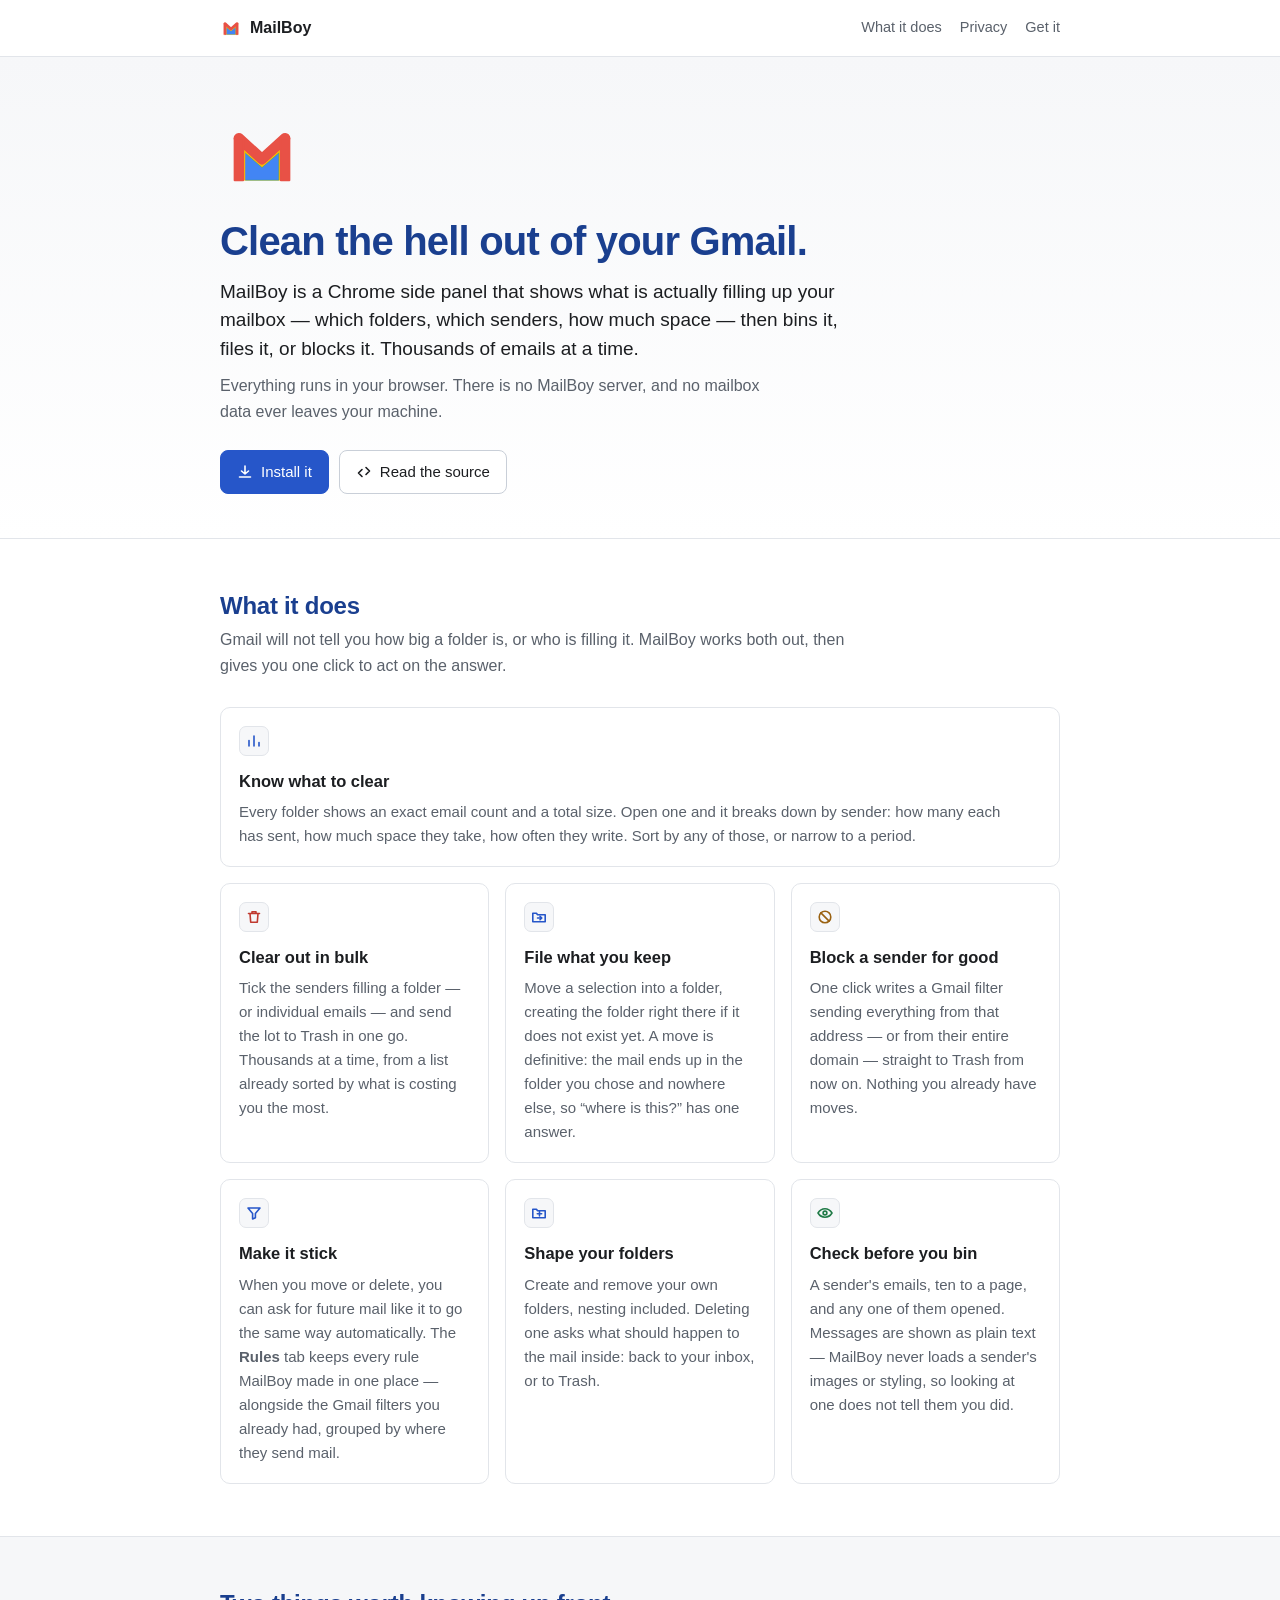
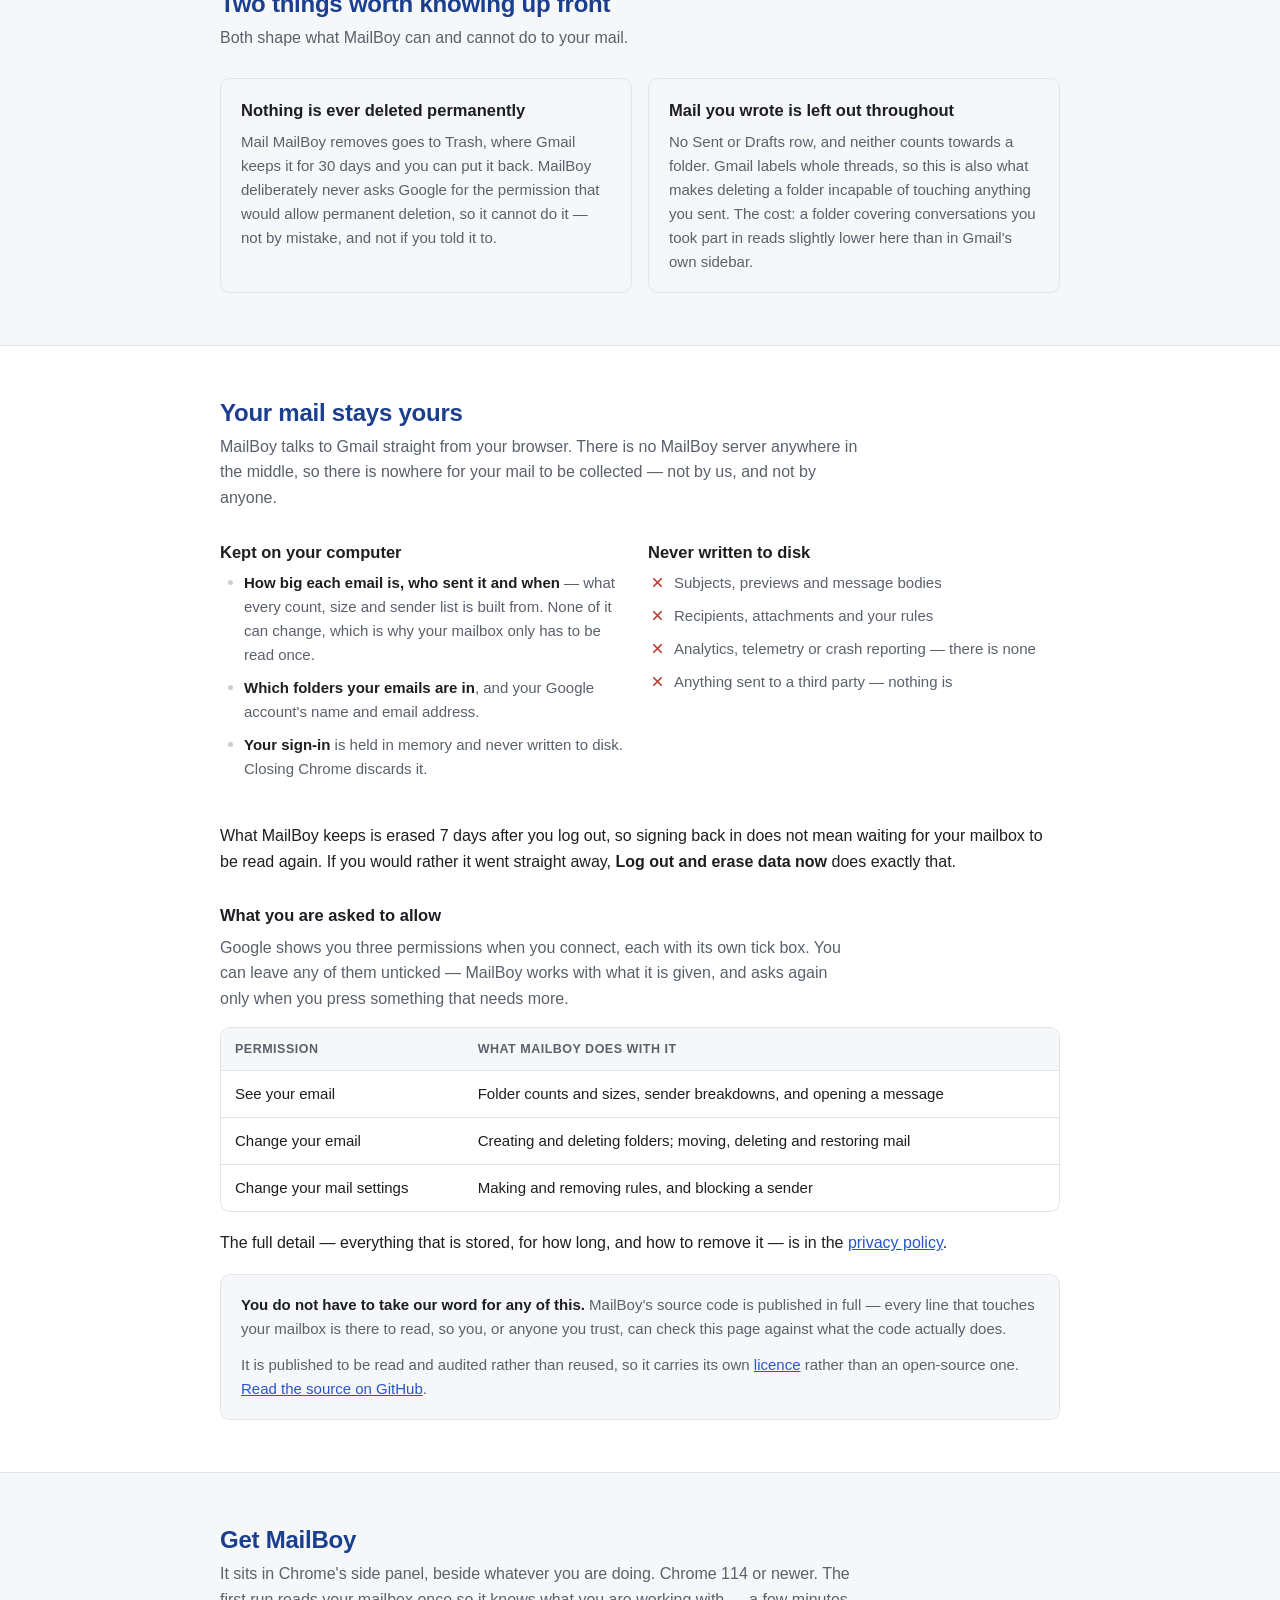
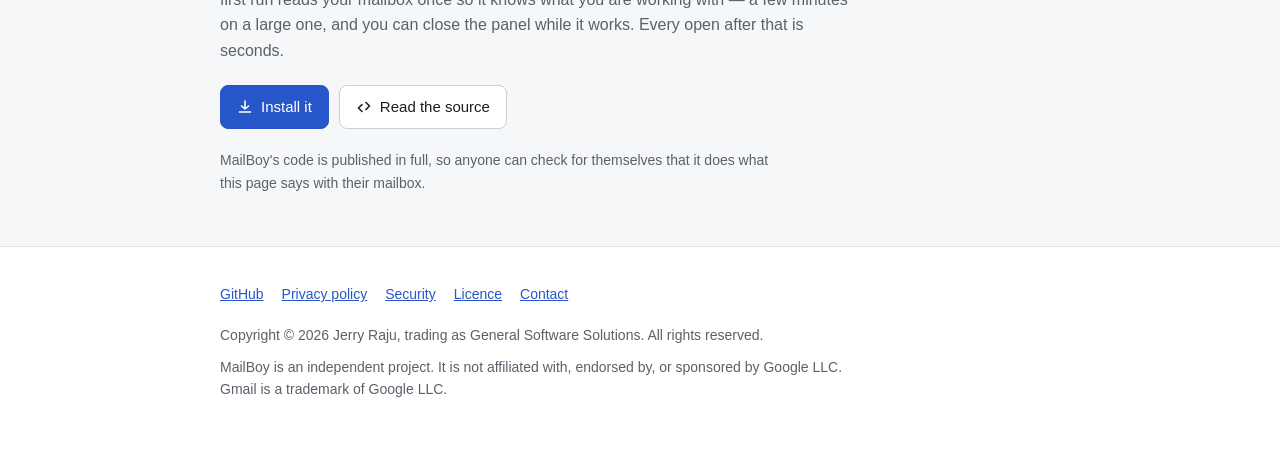
<file: index.html>
<!doctype html>
<html lang="en">
  <head>
    <meta name="google-site-verification" content="FUjsaHCS-USsD1E0Y6TPSsA4gsctSc_wVEH4P6X9l6o" />
    <meta charset="utf-8" />
    <meta name="viewport" content="width=device-width, initial-scale=1" />
    <title>MailBoy — clear out your Gmail in bulk</title>
    <meta
      name="description"
      content="A Chrome side-panel extension that shows what is filling up your Gmail mailbox — by folder, by sender, by size — and clears it out in bulk. Runs entirely in your browser."
    />
    <link rel="canonical" href="https://generalsoftwaresolutions.com/" />

    <link rel="icon" type="image/png" sizes="32x32" href="resources/icons/icon32.png" />
    <link rel="icon" type="image/png" sizes="16x16" href="resources/icons/icon16.png" />
    <link rel="apple-touch-icon" href="resources/icons/icon128.png" />

    <meta property="og:type" content="website" />
    <meta property="og:title" content="MailBoy — clear out your Gmail in bulk" />
    <meta
      property="og:description"
      content="See what is filling up your mailbox — by folder, by sender, by size — and clear it out in bulk. No server, no tracking, nothing deleted permanently."
    />
    <meta property="og:url" content="https://generalsoftwaresolutions.com/" />
    <meta
      property="og:image"
      content="https://generalsoftwaresolutions.com/resources/icons/icon128.png"
    />
    <meta name="twitter:card" content="summary" />
    <meta name="theme-color" content="#ffffff" media="(prefers-color-scheme: light)" />
    <meta name="theme-color" content="#16181c" media="(prefers-color-scheme: dark)" />

    <!--
      One file, no dependencies. MailBoy itself bundles no third-party code,
      fonts or assets (see the README's Icons section); its homepage does not
      get to either. Every glyph below is inline SVG in a 16-unit viewBox
      stroked with currentColor, the same convention the extension uses.
    -->
    <style>
      :root {
        color-scheme: light dark;

        --bg: #ffffff;
        --surface: #f6f7f9;
        --raised: #ffffff;
        --text: #1c1e21;
        --muted: #5a616b;
        --heading: #1a3f8f;
        --border: #e2e5ea;
        --edge: #c9cfd8;
        --accent: #2656c9;
        --danger: #c0392f;
        --success: #1f7a46;
        --warn: #9a6212;
        --on-fill: #ffffff;

        --pad: 20px;
        --max: 880px;
      }

      @media (prefers-color-scheme: dark) {
        :root {
          --bg: #16181c;
          --surface: #1e2126;
          --raised: #1b1e23;
          --text: #e6e8ec;
          --muted: #a8b0bb;
          --heading: #aec6f6;
          --border: #2c3038;
          --edge: #3c424c;
          --accent: #7ba3ff;
          --danger: #f08d84;
          --success: #6ed99b;
          --warn: #e2b35e;
          /* White on any of these light tints is ~2.5:1. Filled controls take
             the page ground instead — the extension's own rule. */
          --on-fill: #16181c;
        }
      }

      * {
        box-sizing: border-box;
      }

      html {
        scroll-behavior: smooth;
      }

      @media (prefers-reduced-motion: reduce) {
        html {
          scroll-behavior: auto;
        }
      }

      body {
        margin: 0;
        background: var(--bg);
        color: var(--text);
        font: 16px/1.6 -apple-system, BlinkMacSystemFont, "Segoe UI", Roboto,
          Helvetica, Arial, sans-serif;
        overflow-x: hidden;
      }

      .wrap {
        max-width: var(--max);
        margin: 0 auto;
        padding: 0 var(--pad);
      }

      a {
        color: var(--accent);
      }

      :focus-visible {
        outline: 2px solid var(--accent);
        outline-offset: 2px;
        border-radius: 4px;
      }

      /* ---------------------------------------------------------------- nav */

      .topbar {
        border-bottom: 1px solid var(--border);
        background: var(--bg);
      }

      .topbar .wrap {
        display: flex;
        align-items: center;
        gap: 12px;
        min-height: 56px;
        flex-wrap: wrap;
      }

      .wordmark {
        display: flex;
        align-items: center;
        gap: 8px;
        font-weight: 600;
        color: var(--text);
        text-decoration: none;
        margin-right: auto;
      }

      .wordmark svg {
        width: 22px;
        height: 22px;
        display: block;
      }

      .topbar nav {
        display: flex;
        align-items: center;
        gap: 18px;
        font-size: 14.5px;
      }

      .topbar nav a {
        color: var(--muted);
        text-decoration: none;
      }

      .topbar nav a:hover {
        color: var(--text);
      }

      /* -------------------------------------------------------------- hero */

      .hero {
        padding: 56px 0 44px;
        border-bottom: 1px solid var(--border);
        background: linear-gradient(var(--surface), var(--bg));
      }

      .mark {
        width: 84px;
        height: 84px;
        display: block;
        margin: 0 0 22px;
      }

      h1 {
        font-size: 40px;
        line-height: 1.12;
        letter-spacing: -0.02em;
        margin: 0 0 14px;
        color: var(--heading);
      }

      .lede {
        font-size: 19px;
        line-height: 1.5;
        margin: 0 0 10px;
        max-width: 34em;
      }

      .sub {
        color: var(--muted);
        margin: 0 0 26px;
        max-width: 34em;
      }

      .cta {
        display: flex;
        flex-wrap: wrap;
        gap: 10px;
        align-items: center;
      }

      .btn {
        display: inline-flex;
        align-items: center;
        gap: 8px;
        padding: 9px 16px;
        border-radius: 8px;
        border: 1px solid var(--edge);
        background: var(--raised);
        color: var(--text);
        font: inherit;
        font-size: 15px;
        font-weight: 500;
        text-decoration: none;
        white-space: nowrap;
      }

      .btn:hover {
        border-color: var(--accent);
        color: var(--accent);
      }

      .btn svg {
        width: 16px;
        height: 16px;
        flex: none;
      }

      /* Filled marks a sole primary action, never a preferred one among peers. */
      .btn--primary {
        background: var(--accent);
        border-color: var(--accent);
        color: var(--on-fill);
      }

      .btn--primary:hover {
        color: var(--on-fill);
        filter: brightness(1.08);
      }

      /* ---------------------------------------------------------- sections */

      section {
        padding: 52px 0;
        border-bottom: 1px solid var(--border);
      }

      /* Alternating ground, so six stacked sections read as a rhythm rather
         than as one long column. */
      .band {
        background: var(--surface);
      }

      h2 {
        font-size: 24px;
        line-height: 1.25;
        letter-spacing: -0.01em;
        margin: 0 0 6px;
        color: var(--heading);
      }

      .section-sub {
        color: var(--muted);
        margin: 0 0 28px;
        max-width: 40em;
      }

      h3 {
        font-size: 16.5px;
        margin: 0 0 6px;
        color: var(--text);
      }

      p {
        margin: 0 0 12px;
      }

      /* ---------------------------------------------------------- features */

      .grid {
        display: grid;
        gap: 16px;
        grid-template-columns: repeat(auto-fit, minmax(250px, 1fr));
      }

      .card {
        border: 1px solid var(--border);
        background: var(--raised);
        border-radius: 10px;
        padding: 18px;
      }

      .card p {
        margin: 0;
        color: var(--muted);
        font-size: 15px;
      }

      /* Seven cards over three columns would strand the last one alone on a
         row. The lead card takes the whole first row instead — which is also
         the right ranking, since working out what to clear is the thing
         nothing else does. `1 / -1` spans whatever auto-fit settled on, so it
         is simply full width at one column. */
      .card--lead {
        grid-column: 1 / -1;
      }

      .card--lead p {
        max-width: 52em;
      }

      .card-icon {
        width: 30px;
        height: 30px;
        border-radius: 7px;
        display: grid;
        place-items: center;
        background: var(--surface);
        border: 1px solid var(--border);
        color: var(--accent);
        margin-bottom: 12px;
      }

      .card-icon svg {
        width: 16px;
        height: 16px;
      }

      .card--danger .card-icon {
        color: var(--danger);
      }

      .card--warn .card-icon {
        color: var(--warn);
      }

      .card--success .card-icon {
        color: var(--success);
      }

      /* ---------------------------------------------------------- callouts */

      .callout {
        border: 1px solid var(--border);
        background: var(--surface);
        border-radius: 10px;
        padding: 18px 20px;
      }

      .callout + .callout {
        margin-top: 14px;
      }

      .callout p:last-child {
        margin-bottom: 0;
      }

      .callout p {
        color: var(--muted);
        font-size: 15px;
      }

      .callout strong {
        color: var(--text);
      }

      .two-up {
        display: grid;
        gap: 16px;
        grid-template-columns: repeat(auto-fit, minmax(280px, 1fr));
      }

      .two-up .callout + .callout {
        margin-top: 0;
      }

      /* ------------------------------------------------------------- lists */

      .plain {
        margin: 0 0 16px;
        padding: 0;
        list-style: none;
      }

      .plain li {
        position: relative;
        padding-left: 24px;
        margin-bottom: 9px;
        color: var(--muted);
        font-size: 15px;
      }

      .plain li strong {
        color: var(--text);
        font-weight: 600;
      }

      .plain li::before {
        content: "";
        position: absolute;
        left: 8px;
        top: 0.62em;
        width: 5px;
        height: 5px;
        border-radius: 50%;
        background: var(--edge);
      }

      .plain--no li::before {
        content: none;
      }

      .plain--no li {
        padding-left: 26px;
      }

      .cross {
        position: absolute;
        left: 2px;
        top: 0.28em;
        width: 15px;
        height: 15px;
        color: var(--danger);
      }

      /* ------------------------------------------------------------- table */

      .table-wrap {
        overflow-x: auto;
        border: 1px solid var(--border);
        border-radius: 10px;
      }

      table {
        border-collapse: collapse;
        width: 100%;
        min-width: 460px;
        font-size: 15px;
      }

      th,
      td {
        text-align: left;
        vertical-align: top;
        padding: 11px 14px;
        border-bottom: 1px solid var(--border);
      }

      tr:last-child td {
        border-bottom: 0;
      }

      th {
        color: var(--muted);
        font-weight: 600;
        font-size: 12.5px;
        text-transform: uppercase;
        letter-spacing: 0.04em;
        background: var(--surface);
      }

      td code {
        white-space: nowrap;
      }

      /* --------------------------------------------------------------- get */

      .get .section-sub {
        margin-bottom: 22px;
      }

      .fineprint {
        margin: 20px 0 0;
        color: var(--muted);
        font-size: 14px;
        max-width: 40em;
      }

      /* ------------------------------------------------------------ footer */

      footer {
        padding: 36px 0 56px;
        color: var(--muted);
        font-size: 14px;
      }

      .footer-links {
        display: flex;
        flex-wrap: wrap;
        gap: 8px 18px;
        margin-bottom: 18px;
      }

      footer p {
        max-width: 46em;
        margin: 0 0 10px;
      }

      /* -------------------------------------------------------- responsive */

      @media (max-width: 560px) {
        h1 {
          font-size: 32px;
        }

        .lede {
          font-size: 17px;
        }

        .hero {
          padding: 40px 0 34px;
        }

        section {
          padding: 40px 0;
        }

        .cta .btn {
          flex: 1 1 auto;
          justify-content: center;
        }
      }
    </style>
  </head>

  <body>
    <header class="topbar">
      <div class="wrap">
        <a class="wordmark" href="./">
          <svg viewBox="0 0 200 200" aria-hidden="true">
            <path d="m45,161 v-110 l60,70 l58,-70 v110" fill="#fbbc05" stroke="#fbbc05" />
            <path
              d="m45,60 l55,50 55,-50"
              fill="none"
              stroke="#E85146"
              stroke-width="25"
              stroke-linecap="round"
              stroke-linejoin="round"
            />
            <path d="m35,160 h20 v-100 h-20z" fill="#E85146" stroke="#E85146" stroke-width="5" />
            <path d="m145,160 h20 v-100 h-20z" fill="#E85146" stroke="#E85146" stroke-width="5" />
            <path d="m60,160 h80 v-65 l-40,35 l-40,-35" fill="#4285f4" stroke="#34a853" />
          </svg>
          MailBoy
        </a>
        <nav>
          <a href="#features">What it does</a>
          <a href="#privacy">Privacy</a>
          <a href="#get">Get it</a>
        </nav>
      </div>
    </header>

    <main>
      <div class="hero">
        <div class="wrap">
          <svg class="mark" viewBox="0 0 200 200" role="img" aria-label="MailBoy">
            <path d="m45,161 v-110 l60,70 l58,-70 v110" fill="#fbbc05" stroke="#fbbc05" />
            <path
              d="m45,60 l55,50 55,-50"
              fill="none"
              stroke="#E85146"
              stroke-width="25"
              stroke-linecap="round"
              stroke-linejoin="round"
            />
            <path
              d="m35,160 h20 v-100 h-20z"
              fill="#E85146"
              stroke="#E85146"
              stroke-width="5"
              stroke-linejoin="round"
            />
            <path
              d="m145,160 h20 v-100 h-20z"
              fill="#E85146"
              stroke="#E85146"
              stroke-width="5"
              stroke-linejoin="round"
            />
            <path d="m60,160 h80 v-65 l-40,35 l-40,-35" fill="#4285f4" stroke="#34a853" />
          </svg>

          <h1>Clean the hell out of your Gmail.</h1>

          <p class="lede">
            MailBoy is a Chrome side panel that shows what is actually filling up your
            mailbox — which folders, which senders, how much space — then bins it, files
            it, or blocks it. Thousands of emails at a time.
          </p>

          <p class="sub">
            Everything runs in your browser. There is no MailBoy server, and no mailbox
            data ever leaves your machine.
          </p>

          <div class="cta">
            <a
              class="btn btn--primary"
              href="https://chromewebstore.google.com/detail/mailboy/mmdnbdmdmagefjpllaldgcklmikbjeem"
            >
              <svg viewBox="0 0 16 16" fill="none" stroke="currentColor" stroke-width="1.6"
                   stroke-linecap="round" stroke-linejoin="round" aria-hidden="true">
                <path d="M8 2v8M4.5 7l3.5 3 3.5-3M2.5 13h11" />
              </svg>
              Install it
            </a>
            <a class="btn" href="https://github.com/General-Software-Solutions/MailBoy">
              <svg viewBox="0 0 16 16" fill="none" stroke="currentColor" stroke-width="1.6"
                   stroke-linecap="round" stroke-linejoin="round" aria-hidden="true">
                <path d="M6 12.5 2.5 9 6 5.5M10 3.5 13.5 7 10 10.5" />
              </svg>
              Read the source
            </a>
          </div>
        </div>
      </div>

      <!-- ------------------------------------------------------- features -->

      <section id="features">
        <div class="wrap">
          <h2>What it does</h2>
          <p class="section-sub">
            Gmail will not tell you how big a folder is, or who is filling it. MailBoy
            works both out, then gives you one click to act on the answer.
          </p>

          <div class="grid">
            <div class="card card--lead">
              <div class="card-icon">
                <svg viewBox="0 0 16 16" fill="none" stroke="currentColor" stroke-width="1.6"
                     stroke-linecap="round" stroke-linejoin="round" aria-hidden="true">
                  <path d="M3 13V7.5M8 13V3M13 13V9.5" />
                </svg>
              </div>
              <h3>Know what to clear</h3>
              <p>
                Every folder shows an exact email count and a total size. Open one and it
                breaks down by sender: how many each has sent, how much space they take,
                how often they write. Sort by any of those, or narrow to a period.
              </p>
            </div>

            <div class="card card--danger">
              <div class="card-icon">
                <svg viewBox="0 0 16 16" fill="none" stroke="currentColor" stroke-width="1.6"
                     stroke-linecap="round" stroke-linejoin="round" aria-hidden="true">
                  <path d="M2.5 4.5h11M6 4.5V2.8h4v1.7M4 4.5l.7 8.7h6.6l.7-8.7" />
                </svg>
              </div>
              <h3>Clear out in bulk</h3>
              <p>
                Tick the senders filling a folder — or individual emails — and send the lot
                to Trash in one go. Thousands at a time, from a list already sorted by what
                is costing you the most.
              </p>
            </div>

            <div class="card">
              <div class="card-icon">
                <svg viewBox="0 0 16 16" fill="none" stroke="currentColor" stroke-width="1.6"
                     stroke-linecap="round" stroke-linejoin="round" aria-hidden="true">
                  <path d="M1.8 12.8V4.2h3.6l1.2 1.6h7.6v7z" />
                  <path d="M6.5 9h4M9 7.2 10.8 9 9 10.8" />
                </svg>
              </div>
              <h3>File what you keep</h3>
              <p>
                Move a selection into a folder, creating the folder right there if it does
                not exist yet. A move is definitive: the mail ends up in the folder you
                chose and nowhere else, so “where is this?” has one answer.
              </p>
            </div>

            <div class="card card--warn">
              <div class="card-icon">
                <svg viewBox="0 0 16 16" fill="none" stroke="currentColor" stroke-width="1.6"
                     stroke-linecap="round" stroke-linejoin="round" aria-hidden="true">
                  <circle cx="8" cy="8" r="5.8" />
                  <path d="M3.9 3.9 12.1 12.1" />
                </svg>
              </div>
              <h3>Block a sender for good</h3>
              <p>
                One click writes a Gmail filter sending everything from that address — or
                from their entire domain — straight to Trash from now on. Nothing you
                already have moves.
              </p>
            </div>

            <div class="card">
              <div class="card-icon">
                <svg viewBox="0 0 16 16" fill="none" stroke="currentColor" stroke-width="1.6"
                     stroke-linecap="round" stroke-linejoin="round" aria-hidden="true">
                  <path d="M2 3h12l-4.6 5.5v4.2L6.6 14V8.5z" />
                </svg>
              </div>
              <h3>Make it stick</h3>
              <p>
                When you move or delete, you can ask for future mail like it to go the same
                way automatically. The <strong>Rules</strong> tab keeps every rule MailBoy
                made in one place — alongside the Gmail filters you already had, grouped by
                where they send mail.
              </p>
            </div>

            <div class="card">
              <div class="card-icon">
                <svg viewBox="0 0 16 16" fill="none" stroke="currentColor" stroke-width="1.6"
                     stroke-linecap="round" stroke-linejoin="round" aria-hidden="true">
                  <path d="M1.8 12.8V4.2h3.6l1.2 1.6h7.6v7z" />
                  <path d="M8.5 6.6v4.4M6.3 8.8h4.4" />
                </svg>
              </div>
              <h3>Shape your folders</h3>
              <p>
                Create and remove your own folders, nesting included. Deleting one asks
                what should happen to the mail inside: back to your inbox, or to Trash.
              </p>
            </div>

            <div class="card card--success">
              <div class="card-icon">
                <svg viewBox="0 0 16 16" fill="none" stroke="currentColor" stroke-width="1.6"
                     stroke-linecap="round" stroke-linejoin="round" aria-hidden="true">
                  <path d="M1 8s2.6-4.2 7-4.2S15 8 15 8s-2.6 4.2-7 4.2S1 8 1 8z" />
                  <circle cx="8" cy="8" r="1.9" />
                </svg>
              </div>
              <h3>Check before you bin</h3>
              <p>
                A sender's emails, ten to a page, and any one of them opened. Messages are
                shown as plain text — MailBoy never loads a sender's images or styling, so
                looking at one does not tell them you did.
              </p>
            </div>
          </div>
        </div>
      </section>

      <!-- ---------------------------------------------------- worth knowing -->

      <section id="worth-knowing" class="band">
        <div class="wrap">
          <h2>Two things worth knowing up front</h2>
          <p class="section-sub">Both shape what MailBoy can and cannot do to your mail.</p>

          <div class="two-up">
            <div class="callout">
              <h3>Nothing is ever deleted permanently</h3>
              <p>
                Mail MailBoy removes goes to Trash, where Gmail keeps it for 30 days and
                you can put it back. MailBoy deliberately never asks Google for the
                permission that would allow permanent deletion, so it cannot do it — not
                by mistake, and not if you told it to.
              </p>
            </div>

            <div class="callout">
              <h3>Mail you wrote is left out throughout</h3>
              <p>
                No Sent or Drafts row, and neither counts towards a folder. Gmail labels
                whole threads, so this is also what makes deleting a folder incapable of
                touching anything you sent. The cost: a folder covering conversations you
                took part in reads slightly lower here than in Gmail's own sidebar.
              </p>
            </div>
          </div>
        </div>
      </section>

      <!-- -------------------------------------------------------- privacy -->

      <section id="privacy">
        <div class="wrap">
          <h2>Your mail stays yours</h2>
          <p class="section-sub">
            MailBoy talks to Gmail straight from your browser. There is no MailBoy server
            anywhere in the middle, so there is nowhere for your mail to be collected —
            not by us, and not by anyone.
          </p>

          <div class="two-up" style="margin-bottom: 26px">
            <div>
              <h3>Kept on your computer</h3>
              <ul class="plain">
                <li>
                  <strong>How big each email is, who sent it and when</strong> — what every
                  count, size and sender list is built from. None of it can change, which
                  is why your mailbox only has to be read once.
                </li>
                <li>
                  <strong>Which folders your emails are in</strong>, and your Google
                  account's name and email address.
                </li>
                <li>
                  <strong>Your sign-in</strong> is held in memory and never written to
                  disk. Closing Chrome discards it.
                </li>
              </ul>
            </div>

            <div>
              <h3>Never written to disk</h3>
              <ul class="plain plain--no">
                <li>
                  <svg class="cross" viewBox="0 0 16 16" fill="none" stroke="currentColor"
                       stroke-width="1.8" stroke-linecap="round" aria-hidden="true">
                    <path d="M4 4l8 8M12 4l-8 8" />
                  </svg>
                  Subjects, previews and message bodies
                </li>
                <li>
                  <svg class="cross" viewBox="0 0 16 16" fill="none" stroke="currentColor"
                       stroke-width="1.8" stroke-linecap="round" aria-hidden="true">
                    <path d="M4 4l8 8M12 4l-8 8" />
                  </svg>
                  Recipients, attachments and your rules
                </li>
                <li>
                  <svg class="cross" viewBox="0 0 16 16" fill="none" stroke="currentColor"
                       stroke-width="1.8" stroke-linecap="round" aria-hidden="true">
                    <path d="M4 4l8 8M12 4l-8 8" />
                  </svg>
                  Analytics, telemetry or crash reporting — there is none
                </li>
                <li>
                  <svg class="cross" viewBox="0 0 16 16" fill="none" stroke="currentColor"
                       stroke-width="1.8" stroke-linecap="round" aria-hidden="true">
                    <path d="M4 4l8 8M12 4l-8 8" />
                  </svg>
                  Anything sent to a third party — nothing is
                </li>
              </ul>
            </div>
          </div>

          <p>
            What MailBoy keeps is erased 7 days after you log out, so signing back in does
            not mean waiting for your mailbox to be read again. If you would rather it went
            straight away, <strong>Log out and erase data now</strong> does exactly that.
          </p>

          <h3 style="margin-top: 28px">What you are asked to allow</h3>
          <p class="section-sub" style="margin-bottom: 16px">
            Google shows you three permissions when you connect, each with its own tick
            box. You can leave any of them unticked — MailBoy works with what it is given,
            and asks again only when you press something that needs more.
          </p>

          <div class="table-wrap">
            <table>
              <thead>
                <tr>
                  <th>Permission</th>
                  <th>What MailBoy does with it</th>
                </tr>
              </thead>
              <tbody>
                <tr>
                  <td>See your email</td>
                  <td>Folder counts and sizes, sender breakdowns, and opening a message</td>
                </tr>
                <tr>
                  <td>Change your email</td>
                  <td>Creating and deleting folders; moving, deleting and restoring mail</td>
                </tr>
                <tr>
                  <td>Change your mail settings</td>
                  <td>Making and removing rules, and blocking a sender</td>
                </tr>
              </tbody>
            </table>
          </div>

          <p style="margin-top: 18px">
            The full detail — everything that is stored, for how long, and how to remove
            it — is in the <a href="privacy.html">privacy policy</a>.
          </p>

          <div class="callout" style="margin-top: 18px">
            <p>
              <strong>You do not have to take our word for any of this.</strong> MailBoy's
              source code is published in full — every line that touches your mailbox is
              there to read, so you, or anyone you trust, can check this page against what
              the code actually does.
            </p>
            <p>
              It is published to be read and audited rather than reused, so it carries its
              own
              <a href="https://github.com/General-Software-Solutions/MailBoy/blob/main/LICENSE"
                >licence</a
              >
              rather than an open-source one.
              <a href="https://github.com/General-Software-Solutions/MailBoy"
                >Read the source on GitHub</a
              >.
            </p>
          </div>
        </div>
      </section>

      <!-- ------------------------------------------------------------ get -->

      <section id="get" class="band">
        <div class="wrap get">
          <h2>Get MailBoy</h2>
          <p class="section-sub">
            It sits in Chrome's side panel, beside whatever you are doing. Chrome 114 or
            newer. The first run reads your mailbox once so it knows what you are working
            with — a few minutes on a large one, and you can close the panel while it
            works. Every open after that is seconds.
          </p>

          <div class="cta">
            <a
              class="btn btn--primary"
              href="https://chromewebstore.google.com/detail/mailboy/mmdnbdmdmagefjpllaldgcklmikbjeem"
            >
              <svg viewBox="0 0 16 16" fill="none" stroke="currentColor" stroke-width="1.6"
                   stroke-linecap="round" stroke-linejoin="round" aria-hidden="true">
                <path d="M8 2v8M4.5 7l3.5 3 3.5-3M2.5 13h11" />
              </svg>
              Install it
            </a>
            <a class="btn" href="https://github.com/General-Software-Solutions/MailBoy">
              <svg viewBox="0 0 16 16" fill="none" stroke="currentColor" stroke-width="1.6"
                   stroke-linecap="round" stroke-linejoin="round" aria-hidden="true">
                <path d="M6 12.5 2.5 9 6 5.5M10 3.5 13.5 7 10 10.5" />
              </svg>
              Read the source
            </a>
          </div>

          <p class="fineprint">
            MailBoy's code is published in full, so anyone can check for themselves that it
            does what this page says with their mailbox.
          </p>
        </div>
      </section>
    </main>

    <footer>
      <div class="wrap">
        <div class="footer-links">
          <a href="https://github.com/General-Software-Solutions/MailBoy">GitHub</a>
          <a href="privacy.html">Privacy policy</a>
          <a href="https://github.com/General-Software-Solutions/MailBoy/blob/main/SECURITY.md">Security</a>
          <a href="https://github.com/General-Software-Solutions/MailBoy/blob/main/LICENSE">Licence</a>
          <a href="mailto:generalsoftwaresolutionspvt@gmail.com">Contact</a>
        </div>

        <p>Copyright © 2026 Jerry Raju, trading as General Software Solutions. All rights reserved.</p>
        <p>
          MailBoy is an independent project. It is not affiliated with, endorsed by, or
          sponsored by Google LLC. Gmail is a trademark of Google LLC.
        </p>
      </div>
    </footer>
  </body>
</html>
</file>
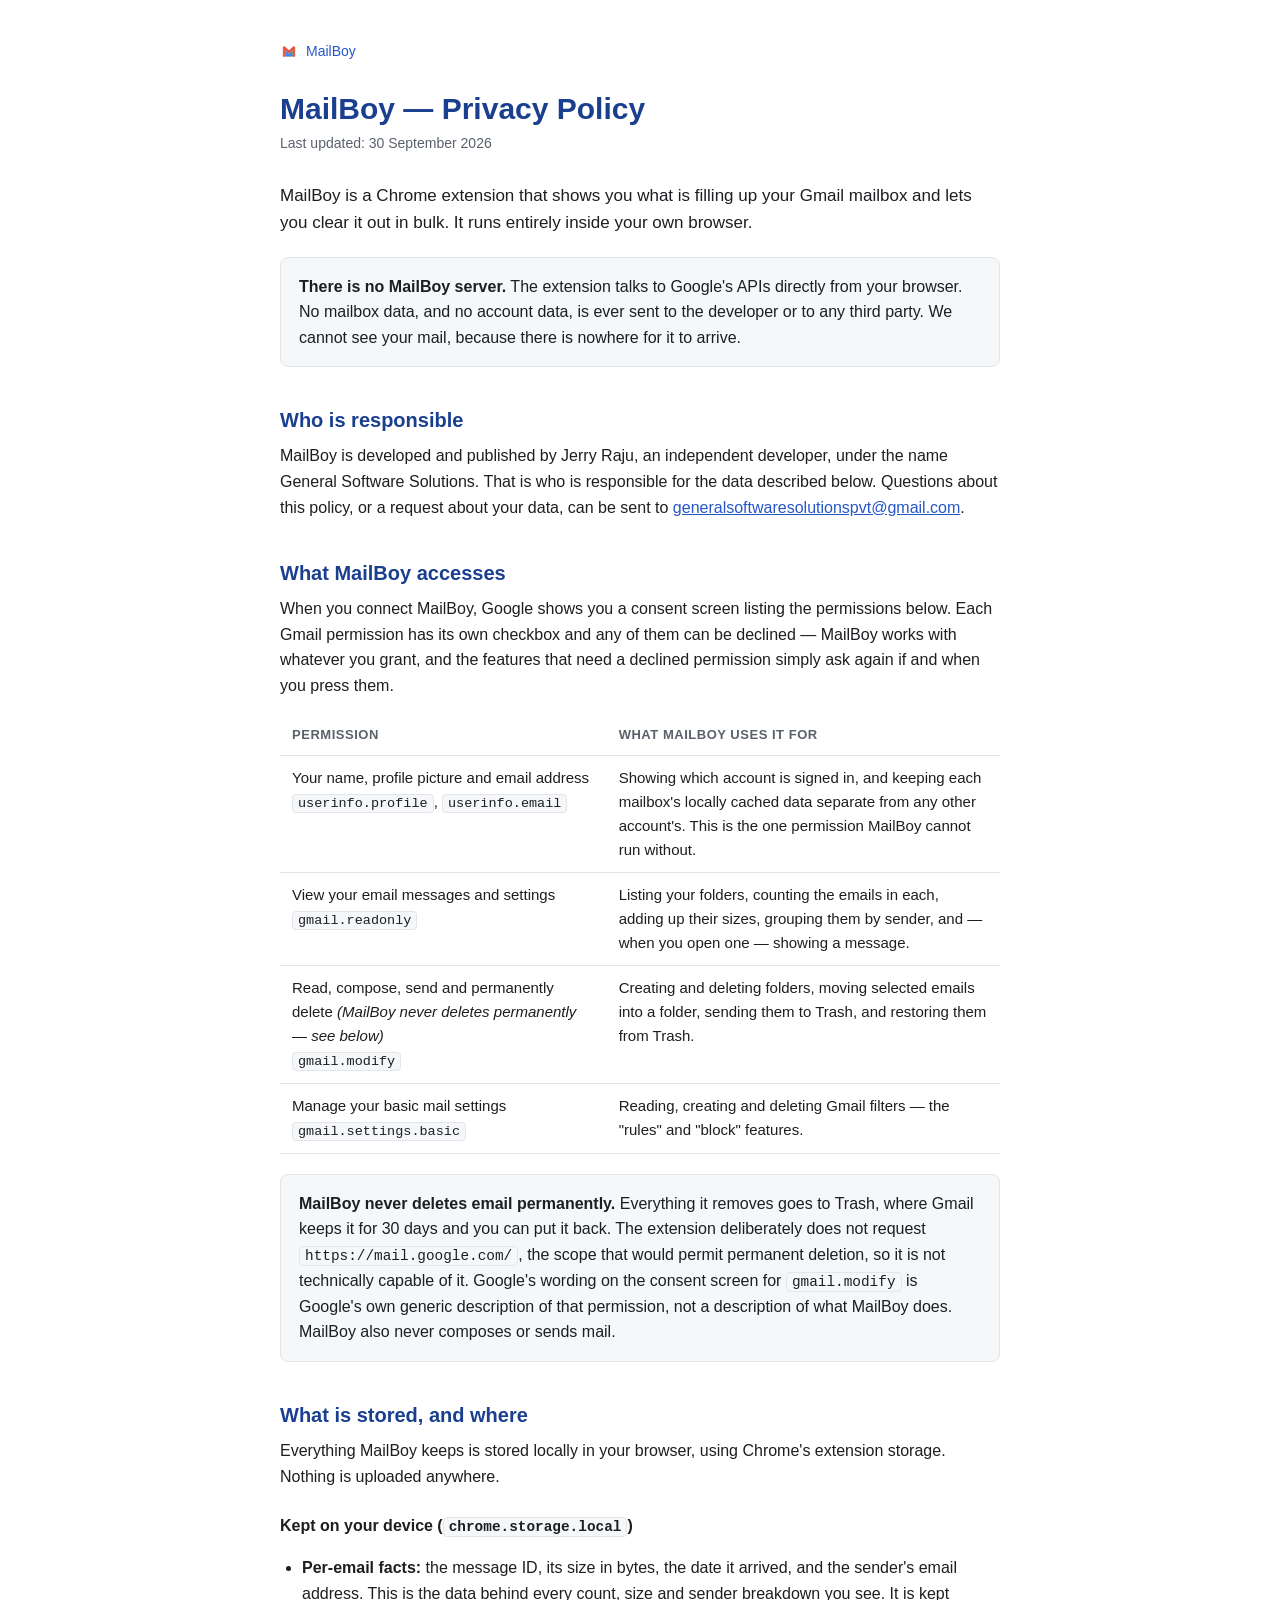
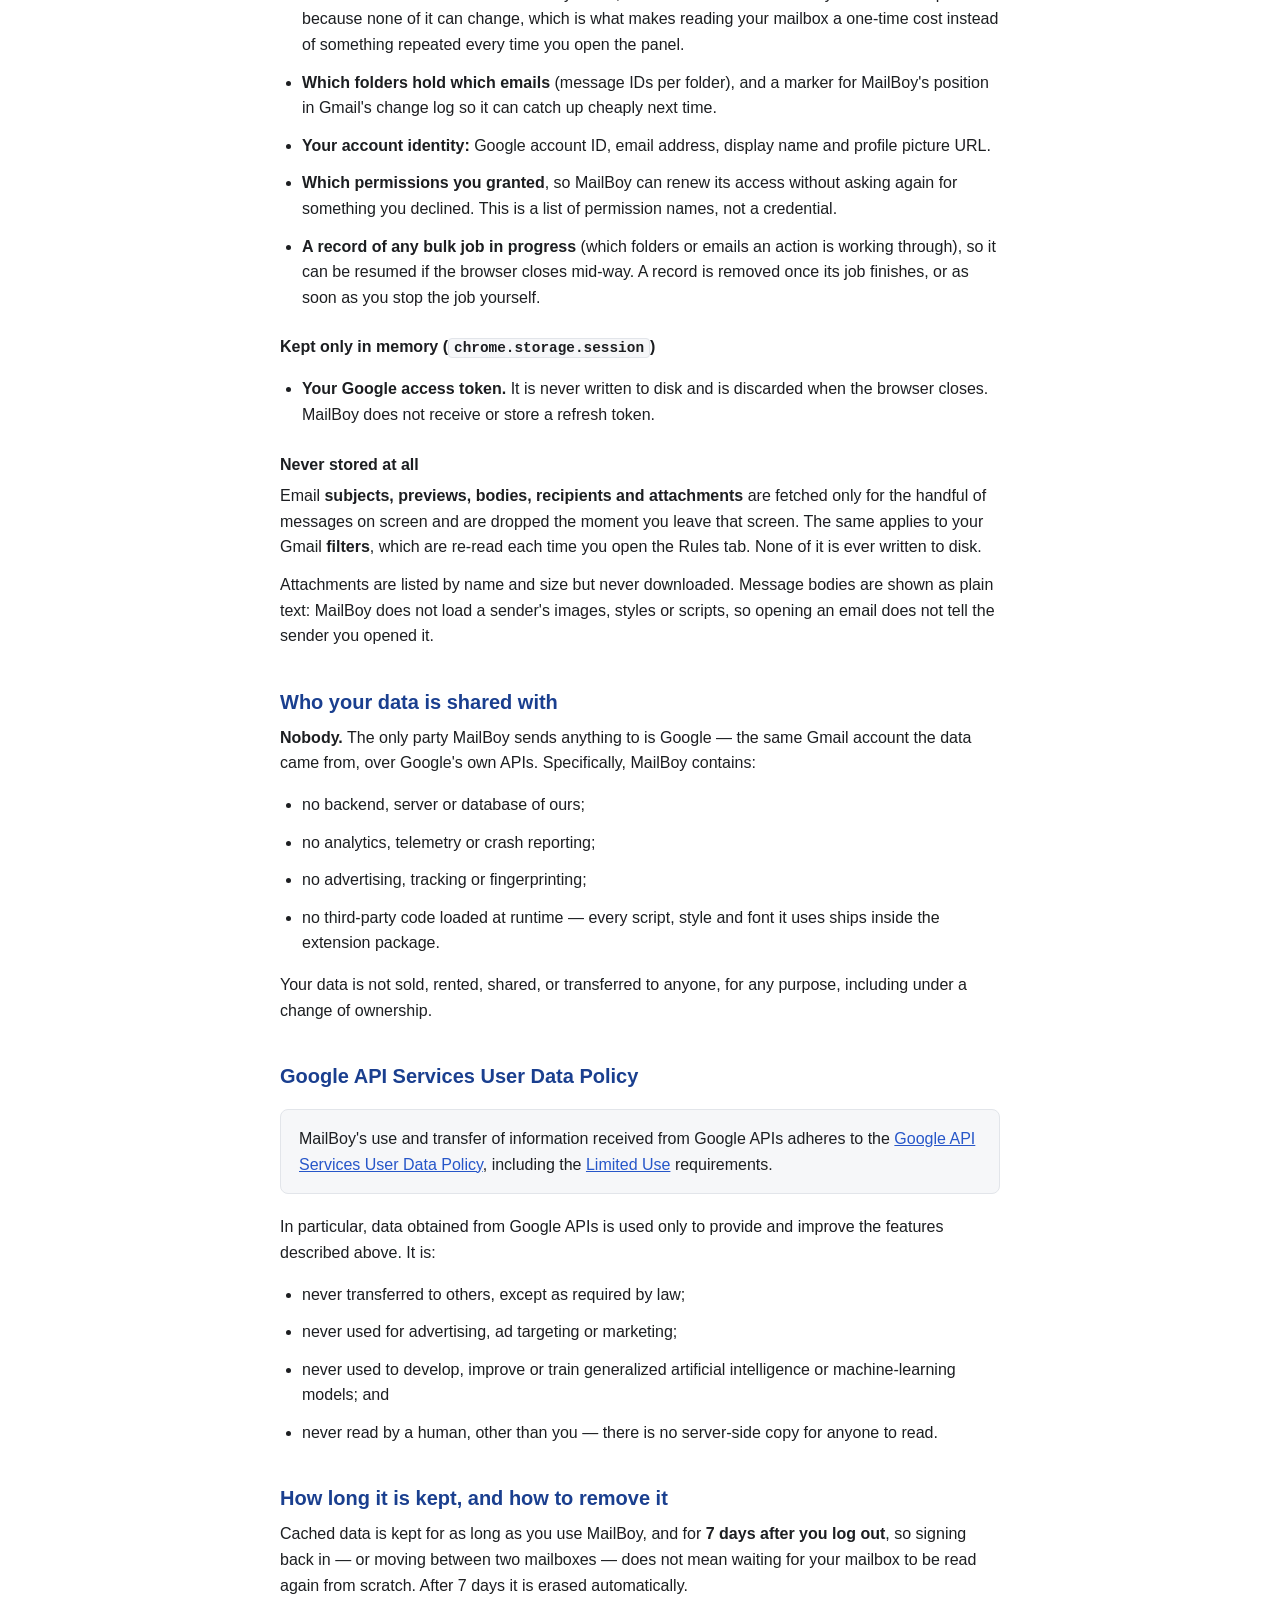
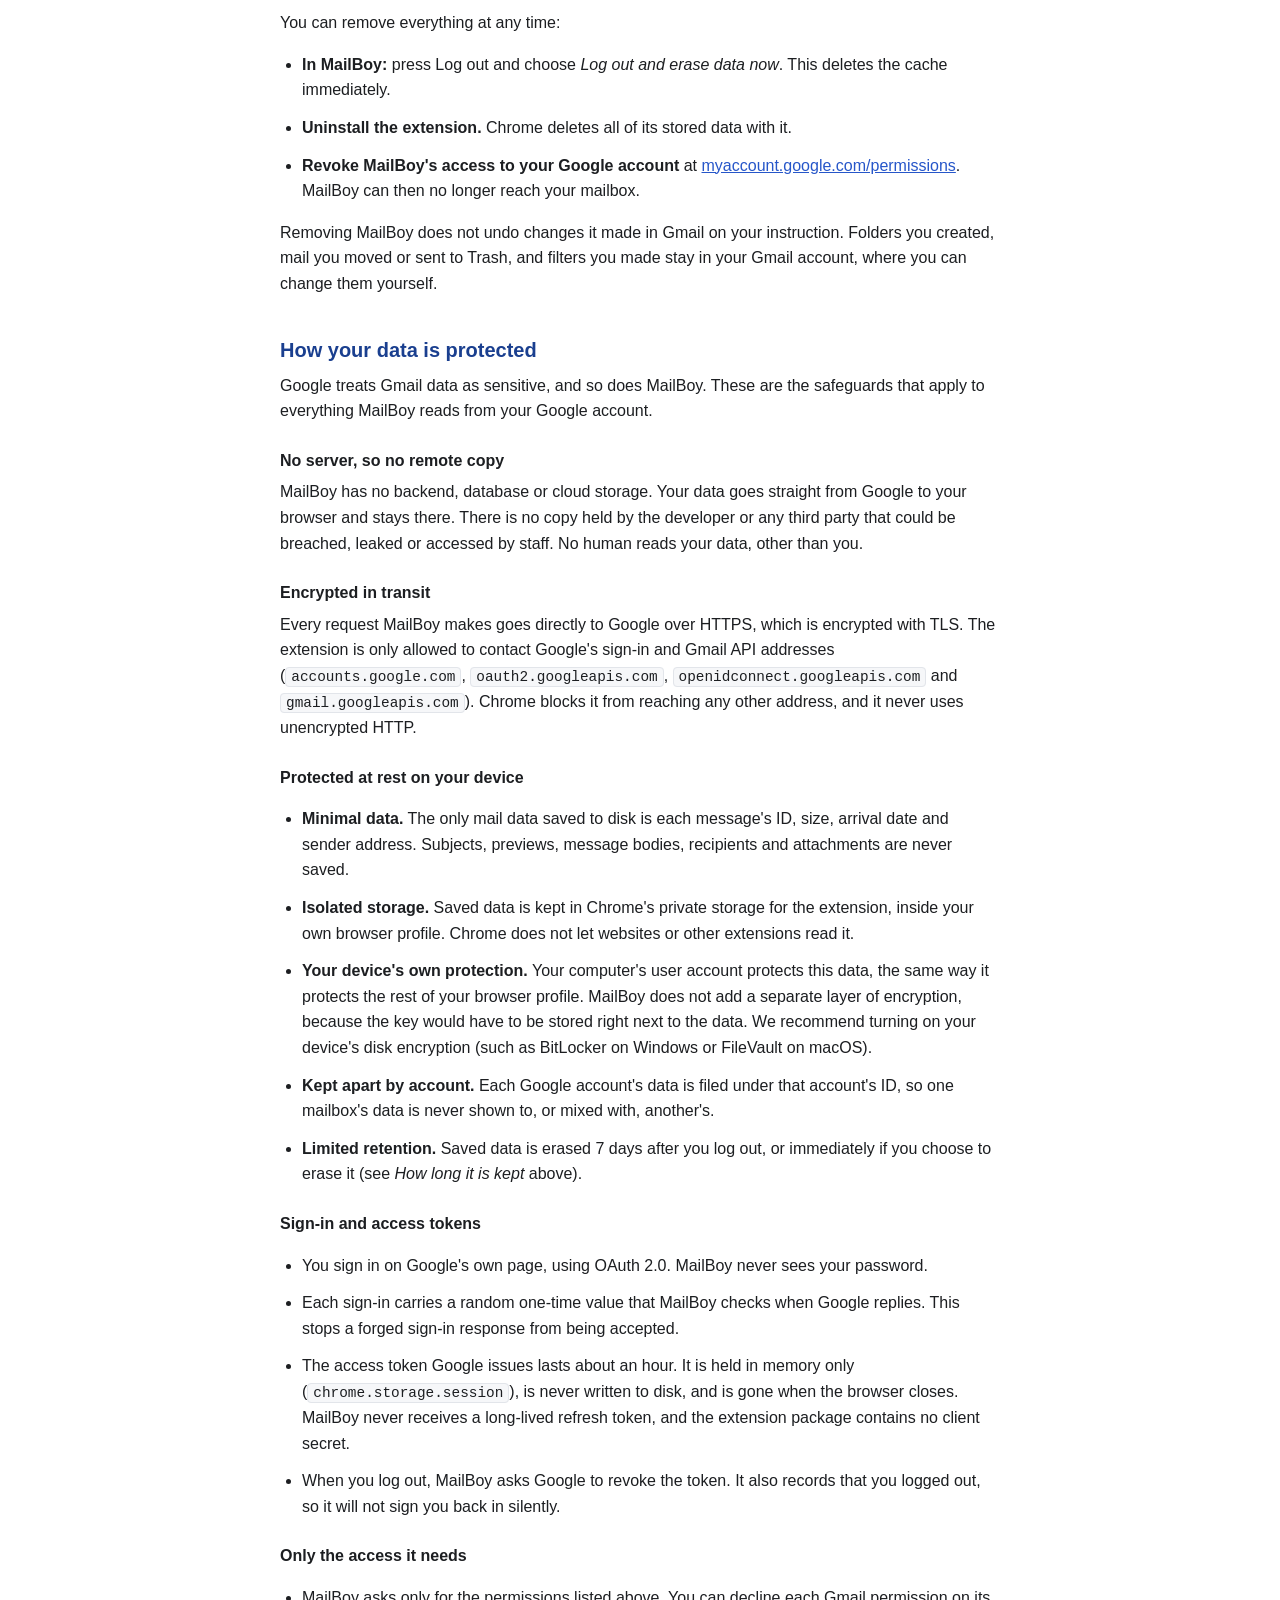
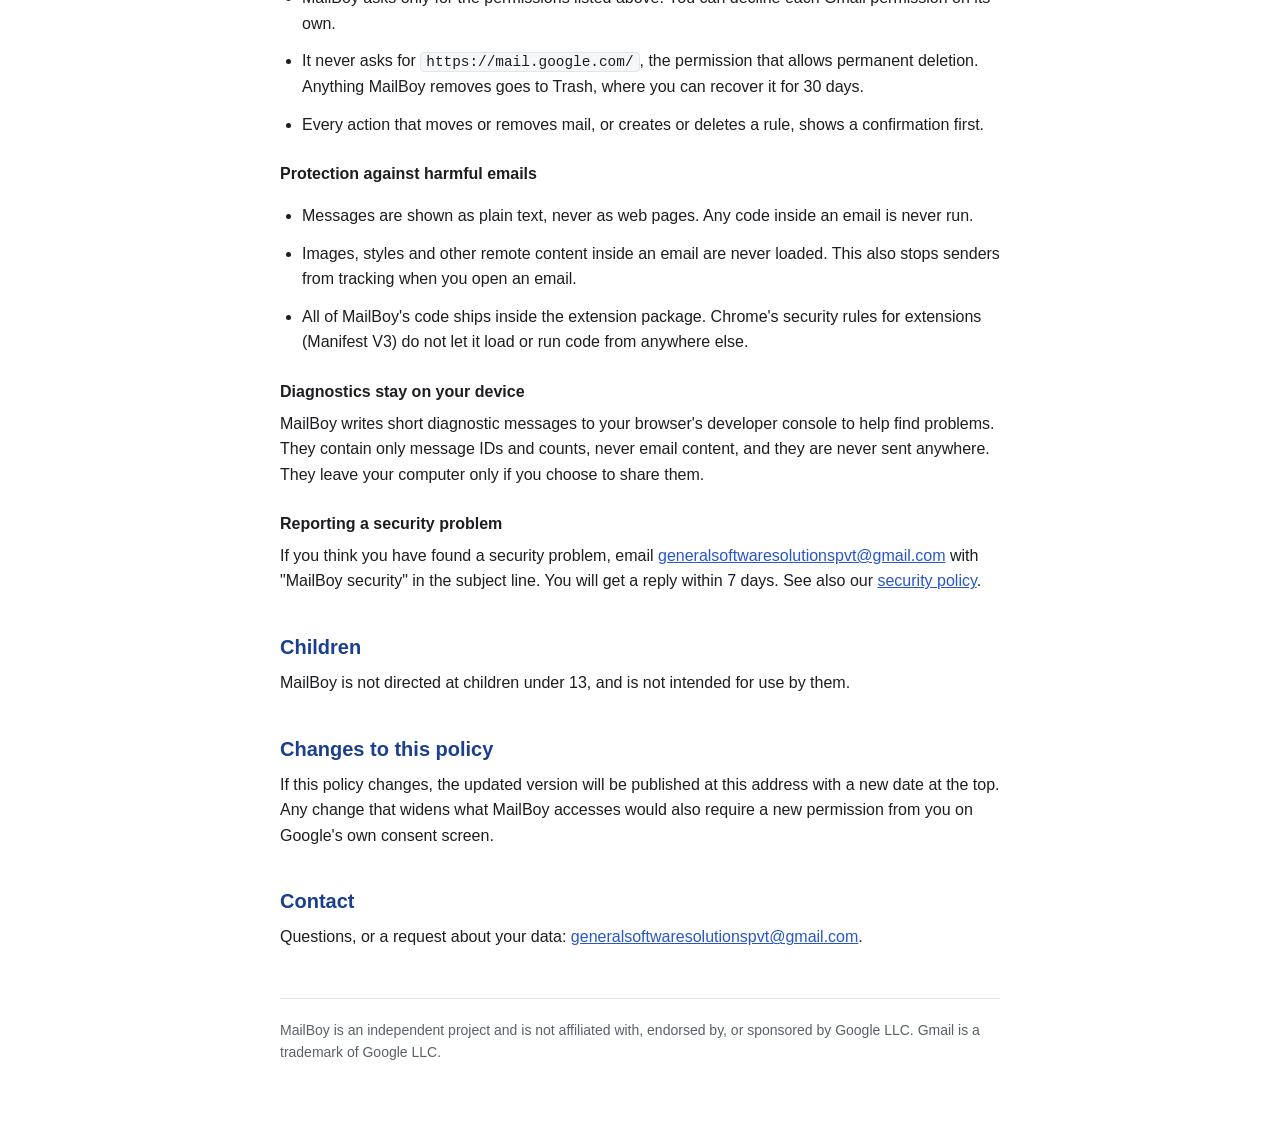
<file: privacy.html>
<!doctype html>
<html lang="en">
  <head>
    <meta charset="utf-8" />
    <meta name="viewport" content="width=device-width, initial-scale=1" />
    <title>MailBoy — Privacy Policy</title>
    <meta
      name="description"
      content="Privacy policy for the MailBoy Chrome extension: what Google data it uses, where that data stays, and how to remove it."
    />
    <link rel="canonical" href="https://generalsoftwaresolutions.com/privacy.html" />
    <link rel="icon" type="image/png" sizes="32x32" href="resources/icons/icon32.png" />
    <link rel="icon" type="image/png" sizes="16x16" href="resources/icons/icon16.png" />
    <link rel="apple-touch-icon" href="resources/icons/icon128.png" />
    <style>
      :root {
        color-scheme: light dark;
        --bg: #ffffff;
        --surface: #f6f7f9;
        --text: #1c1e21;
        --muted: #5a616b;
        --heading: #1a3f8f;
        --border: #e2e5ea;
        --accent: #2656c9;
      }

      @media (prefers-color-scheme: dark) {
        :root {
          --bg: #16181c;
          --surface: #1e2126;
          --text: #e6e8ec;
          --muted: #a8b0bb;
          --heading: #aec6f6;
          --border: #2c3038;
          --accent: #7ba3ff;
        }
      }

      * {
        box-sizing: border-box;
      }

      body {
        margin: 0;
        padding: 40px 20px 80px;
        background: var(--bg);
        color: var(--text);
        font: 16px/1.6 -apple-system, BlinkMacSystemFont, "Segoe UI", Roboto,
          Helvetica, Arial, sans-serif;
      }

      main {
        max-width: 720px;
        margin: 0 auto;
      }

      h1 {
        font-size: 30px;
        line-height: 1.25;
        margin: 0 0 4px;
        color: var(--heading);
      }

      h2 {
        font-size: 20px;
        line-height: 1.3;
        margin: 40px 0 10px;
        color: var(--heading);
      }

      h3 {
        font-size: 16px;
        margin: 24px 0 6px;
      }

      .updated {
        color: var(--muted);
        font-size: 14px;
        margin: 0 0 28px;
      }

      .lede {
        font-size: 17px;
      }

      p,
      li {
        margin: 0 0 12px;
      }

      ul {
        padding-left: 22px;
      }

      a {
        color: var(--accent);
      }

      code {
        font-family: ui-monospace, SFMono-Regular, Menlo, Consolas, monospace;
        font-size: 0.9em;
        background: var(--surface);
        border: 1px solid var(--border);
        border-radius: 4px;
        padding: 1px 5px;
      }

      .callout {
        background: var(--surface);
        border: 1px solid var(--border);
        border-radius: 8px;
        padding: 16px 18px;
        margin: 20px 0;
      }

      .callout p:last-child,
      .callout ul:last-child,
      .callout li:last-child {
        margin-bottom: 0;
      }

      .table-wrap {
        overflow-x: auto;
        margin: 16px 0 20px;
      }

      table {
        border-collapse: collapse;
        width: 100%;
        min-width: 520px;
        font-size: 15px;
      }

      th,
      td {
        text-align: left;
        vertical-align: top;
        padding: 10px 12px;
        border-bottom: 1px solid var(--border);
      }

      th {
        color: var(--muted);
        font-weight: 600;
        font-size: 13px;
        text-transform: uppercase;
        letter-spacing: 0.04em;
      }

      .home {
        display: inline-flex;
        align-items: center;
        gap: 8px;
        margin: 0 0 28px;
        font-size: 14px;
        font-weight: 500;
        text-decoration: none;
      }

      .home svg {
        width: 18px;
        height: 18px;
        display: block;
      }

      footer {
        margin-top: 48px;
        padding-top: 20px;
        border-top: 1px solid var(--border);
        color: var(--muted);
        font-size: 14px;
      }
    </style>
  </head>
  <body>
    <main>
      <a class="home" href="./">
        <svg viewBox="0 0 200 200" aria-hidden="true">
          <path d="m45,161 v-110 l60,70 l58,-70 v110" fill="#fbbc05" stroke="#fbbc05" />
          <path
            d="m45,60 l55,50 55,-50"
            fill="none"
            stroke="#E85146"
            stroke-width="25"
            stroke-linecap="round"
            stroke-linejoin="round"
          />
          <path d="m35,160 h20 v-100 h-20z" fill="#E85146" stroke="#E85146" stroke-width="5" />
          <path d="m145,160 h20 v-100 h-20z" fill="#E85146" stroke="#E85146" stroke-width="5" />
          <path d="m60,160 h80 v-65 l-40,35 l-40,-35" fill="#4285f4" stroke="#34a853" />
        </svg>
        MailBoy
      </a>

      <h1>MailBoy — Privacy Policy</h1>
      <p class="updated">Last updated: 30 September 2026</p>

      <p class="lede">
        MailBoy is a Chrome extension that shows you what is filling up your
        Gmail mailbox and lets you clear it out in bulk. It runs entirely inside
        your own browser.
      </p>

      <div class="callout">
        <p>
          <strong>There is no MailBoy server.</strong> The extension talks to
          Google's APIs directly from your browser. No mailbox data, and no
          account data, is ever sent to the developer or to any third party. We
          cannot see your mail, because there is nowhere for it to arrive.
        </p>
      </div>

      <h2>Who is responsible</h2>
      <p>
        MailBoy is developed and published by Jerry Raju, an independent
        developer, under the name General Software Solutions. That is who is
        responsible for the data described below. Questions about this policy,
        or a request about your data, can be sent to
        <a href="mailto:generalsoftwaresolutionspvt@gmail.com">generalsoftwaresolutionspvt@gmail.com</a>.
      </p>

      <h2>What MailBoy accesses</h2>
      <p>
        When you connect MailBoy, Google shows you a consent screen listing the
        permissions below. Each Gmail permission has its own checkbox and any of
        them can be declined — MailBoy works with whatever you grant, and the
        features that need a declined permission simply ask again if and when you
        press them.
      </p>

      <div class="table-wrap">
        <table>
          <thead>
            <tr>
              <th>Permission</th>
              <th>What MailBoy uses it for</th>
            </tr>
          </thead>
          <tbody>
            <tr>
              <td>
                Your name, profile picture and email address<br />
                <code>userinfo.profile</code>, <code>userinfo.email</code>
              </td>
              <td>
                Showing which account is signed in, and keeping each mailbox's
                locally cached data separate from any other account's. This is
                the one permission MailBoy cannot run without.
              </td>
            </tr>
            <tr>
              <td>
                View your email messages and settings<br />
                <code>gmail.readonly</code>
              </td>
              <td>
                Listing your folders, counting the emails in each, adding up
                their sizes, grouping them by sender, and — when you open one —
                showing a message.
              </td>
            </tr>
            <tr>
              <td>
                Read, compose, send and permanently delete
                <em>(MailBoy never deletes permanently — see below)</em><br />
                <code>gmail.modify</code>
              </td>
              <td>
                Creating and deleting folders, moving selected emails into a
                folder, sending them to Trash, and restoring them from Trash.
              </td>
            </tr>
            <tr>
              <td>
                Manage your basic mail settings<br />
                <code>gmail.settings.basic</code>
              </td>
              <td>
                Reading, creating and deleting Gmail filters — the "rules" and
                "block" features.
              </td>
            </tr>
          </tbody>
        </table>
      </div>

      <div class="callout">
        <p>
          <strong>MailBoy never deletes email permanently.</strong> Everything it
          removes goes to Trash, where Gmail keeps it for 30 days and you can put
          it back. The extension deliberately does not request
          <code>https://mail.google.com/</code>, the scope that would permit
          permanent deletion, so it is not technically capable of it. Google's
          wording on the consent screen for <code>gmail.modify</code> is Google's
          own generic description of that permission, not a description of what
          MailBoy does. MailBoy also never composes or sends mail.
        </p>
      </div>

      <h2>What is stored, and where</h2>
      <p>
        Everything MailBoy keeps is stored locally in your browser, using
        Chrome's extension storage. Nothing is uploaded anywhere.
      </p>

      <h3>Kept on your device (<code>chrome.storage.local</code>)</h3>
      <ul>
        <li>
          <strong>Per-email facts:</strong> the message ID, its size in bytes,
          the date it arrived, and the sender's email address. This is the data
          behind every count, size and sender breakdown you see. It is kept
          because none of it can change, which is what makes reading your mailbox
          a one-time cost instead of something repeated every time you open the
          panel.
        </li>
        <li>
          <strong>Which folders hold which emails</strong> (message IDs per
          folder), and a marker for MailBoy's position in Gmail's change log so
          it can catch up cheaply next time.
        </li>
        <li>
          <strong>Your account identity:</strong> Google account ID, email
          address, display name and profile picture URL.
        </li>
        <li>
          <strong>Which permissions you granted</strong>, so MailBoy can renew
          its access without asking again for something you declined. This is a
          list of permission names, not a credential.
        </li>
        <li>
          <strong>A record of any bulk job in progress</strong> (which folders or
          emails an action is working through), so it can be resumed if the
          browser closes mid-way. A record is removed once its job finishes, or
          as soon as you stop the job yourself.
        </li>
      </ul>

      <h3>Kept only in memory (<code>chrome.storage.session</code>)</h3>
      <ul>
        <li>
          <strong>Your Google access token.</strong> It is never written to disk
          and is discarded when the browser closes. MailBoy does not receive or
          store a refresh token.
        </li>
      </ul>

      <h3>Never stored at all</h3>
      <p>
        Email <strong>subjects, previews, bodies, recipients and attachments</strong>
        are fetched only for the handful of messages on screen and are dropped
        the moment you leave that screen. The same applies to your Gmail
        <strong>filters</strong>, which are re-read each time you open the Rules
        tab. None of it is ever written to disk.
      </p>
      <p>
        Attachments are listed by name and size but never downloaded. Message
        bodies are shown as plain text: MailBoy does not load a sender's images,
        styles or scripts, so opening an email does not tell the sender you
        opened it.
      </p>

      <h2>Who your data is shared with</h2>
      <p>
        <strong>Nobody.</strong> The only party MailBoy sends anything to is
        Google — the same Gmail account the data came from, over Google's own
        APIs. Specifically, MailBoy contains:
      </p>
      <ul>
        <li>no backend, server or database of ours;</li>
        <li>no analytics, telemetry or crash reporting;</li>
        <li>no advertising, tracking or fingerprinting;</li>
        <li>
          no third-party code loaded at runtime — every script, style and font it
          uses ships inside the extension package.
        </li>
      </ul>
      <p>
        Your data is not sold, rented, shared, or transferred to anyone, for any
        purpose, including under a change of ownership.
      </p>

      <h2>Google API Services User Data Policy</h2>
      <div class="callout">
        <p>
          MailBoy's use and transfer of information received from Google APIs
          adheres to the
          <a
            href="https://developers.google.com/terms/api-services-user-data-policy"
            rel="noopener noreferrer"
            >Google API Services User Data Policy</a
          >, including the
          <a
            href="https://developers.google.com/terms/api-services-user-data-policy#additional_requirements_for_specific_api_scopes"
            rel="noopener noreferrer"
            >Limited Use</a
          >
          requirements.
        </p>
      </div>
      <p>In particular, data obtained from Google APIs is used only to provide and improve the features described above. It is:</p>
      <ul>
        <li>never transferred to others, except as required by law;</li>
        <li>never used for advertising, ad targeting or marketing;</li>
        <li>
          never used to develop, improve or train generalized artificial
          intelligence or machine-learning models; and
        </li>
        <li>
          never read by a human, other than you — there is no server-side copy for
          anyone to read.
        </li>
      </ul>

      <h2>How long it is kept, and how to remove it</h2>
      <p>
        Cached data is kept for as long as you use MailBoy, and for
        <strong>7 days after you log out</strong>, so signing back in — or moving
        between two mailboxes — does not mean waiting for your mailbox to be read
        again from scratch. After 7 days it is erased automatically.
      </p>
      <p>You can remove everything at any time:</p>
      <ul>
        <li>
          <strong>In MailBoy:</strong> press Log out and choose
          <em>Log out and erase data now</em>. This deletes the cache
          immediately.
        </li>
        <li>
          <strong>Uninstall the extension.</strong> Chrome deletes all of its
          stored data with it.
        </li>
        <li>
          <strong>Revoke MailBoy's access to your Google account</strong> at
          <a
            href="https://myaccount.google.com/permissions"
            rel="noopener noreferrer"
            >myaccount.google.com/permissions</a
          >. MailBoy can then no longer reach your mailbox.
        </li>
      </ul>
      <p>
        Removing MailBoy does not undo changes it made in Gmail on your
        instruction. Folders you created, mail you moved or sent to Trash, and
        filters you made stay in your Gmail account, where you can change them
        yourself.
      </p>

      <h2>How your data is protected</h2>
      <p>
        Google treats Gmail data as sensitive, and so does MailBoy. These are the
        safeguards that apply to everything MailBoy reads from your Google
        account.
      </p>

      <h3>No server, so no remote copy</h3>
      <p>
        MailBoy has no backend, database or cloud storage. Your data goes
        straight from Google to your browser and stays there. There is no copy
        held by the developer or any third party that could be breached, leaked
        or accessed by staff. No human reads your data, other than you.
      </p>

      <h3>Encrypted in transit</h3>
      <p>
        Every request MailBoy makes goes directly to Google over HTTPS, which is
        encrypted with TLS. The extension is only allowed to contact Google's
        sign-in and Gmail API addresses (<code>accounts.google.com</code>,
        <code>oauth2.googleapis.com</code>,
        <code>openidconnect.googleapis.com</code> and
        <code>gmail.googleapis.com</code>). Chrome blocks it from reaching any
        other address, and it never uses unencrypted HTTP.
      </p>

      <h3>Protected at rest on your device</h3>
      <ul>
        <li>
          <strong>Minimal data.</strong> The only mail data saved to disk is each
          message's ID, size, arrival date and sender address. Subjects,
          previews, message bodies, recipients and attachments are never saved.
        </li>
        <li>
          <strong>Isolated storage.</strong> Saved data is kept in Chrome's
          private storage for the extension, inside your own browser profile.
          Chrome does not let websites or other extensions read it.
        </li>
        <li>
          <strong>Your device's own protection.</strong> Your computer's user
          account protects this data, the same way it protects the rest of your
          browser profile. MailBoy does not add a separate layer of encryption,
          because the key would have to be stored right next to the data. We
          recommend turning on your device's disk encryption (such as BitLocker
          on Windows or FileVault on macOS).
        </li>
        <li>
          <strong>Kept apart by account.</strong> Each Google account's data is
          filed under that account's ID, so one mailbox's data is never shown
          to, or mixed with, another's.
        </li>
        <li>
          <strong>Limited retention.</strong> Saved data is erased 7 days after
          you log out, or immediately if you choose to erase it (see
          <em>How long it is kept</em> above).
        </li>
      </ul>

      <h3>Sign-in and access tokens</h3>
      <ul>
        <li>
          You sign in on Google's own page, using OAuth 2.0. MailBoy never sees
          your password.
        </li>
        <li>
          Each sign-in carries a random one-time value that MailBoy checks when
          Google replies. This stops a forged sign-in response from being
          accepted.
        </li>
        <li>
          The access token Google issues lasts about an hour. It is held in
          memory only (<code>chrome.storage.session</code>), is never written to
          disk, and is gone when the browser closes. MailBoy never receives a
          long-lived refresh token, and the extension package contains no client
          secret.
        </li>
        <li>
          When you log out, MailBoy asks Google to revoke the token. It also
          records that you logged out, so it will not sign you back in silently.
        </li>
      </ul>

      <h3>Only the access it needs</h3>
      <ul>
        <li>
          MailBoy asks only for the permissions listed above. You can decline
          each Gmail permission on its own.
        </li>
        <li>
          It never asks for <code>https://mail.google.com/</code>, the permission
          that allows permanent deletion. Anything MailBoy removes goes to Trash,
          where you can recover it for 30 days.
        </li>
        <li>
          Every action that moves or removes mail, or creates or deletes a rule,
          shows a confirmation first.
        </li>
      </ul>

      <h3>Protection against harmful emails</h3>
      <ul>
        <li>
          Messages are shown as plain text, never as web pages. Any code inside
          an email is never run.
        </li>
        <li>
          Images, styles and other remote content inside an email are never
          loaded. This also stops senders from tracking when you open an email.
        </li>
        <li>
          All of MailBoy's code ships inside the extension package. Chrome's
          security rules for extensions (Manifest V3) do not let it load or run
          code from anywhere else.
        </li>
      </ul>

      <h3>Diagnostics stay on your device</h3>
      <p>
        MailBoy writes short diagnostic messages to your browser's developer
        console to help find problems. They contain only message IDs and
        counts, never email content, and they are never sent anywhere. They
        leave your computer only if you choose to share them.
      </p>

      <h3>Reporting a security problem</h3>
      <p>
        If you think you have found a security problem, email
        <a href="mailto:generalsoftwaresolutionspvt@gmail.com">generalsoftwaresolutionspvt@gmail.com</a>
        with "MailBoy security" in the subject line. You will get a reply
        within 7 days. See also our
        <a href="https://github.com/General-Software-Solutions/MailBoy/blob/main/SECURITY.md" rel="noopener noreferrer">security policy</a>.
      </p>

      <h2>Children</h2>
      <p>
        MailBoy is not directed at children under 13, and is not intended for use
        by them.
      </p>

      <h2>Changes to this policy</h2>
      <p>
        If this policy changes, the updated version will be published at this
        address with a new date at the top. Any change that widens what MailBoy
        accesses would also require a new permission from you on Google's own
        consent screen.
      </p>

      <h2>Contact</h2>
      <p>
        Questions, or a request about your data:
        <a href="mailto:generalsoftwaresolutionspvt@gmail.com">generalsoftwaresolutionspvt@gmail.com</a>.
      </p>

      <footer>
        MailBoy is an independent project and is not affiliated with, endorsed by,
        or sponsored by Google LLC. Gmail is a trademark of Google LLC.
      </footer>
    </main>
  </body>
</html>
</file>
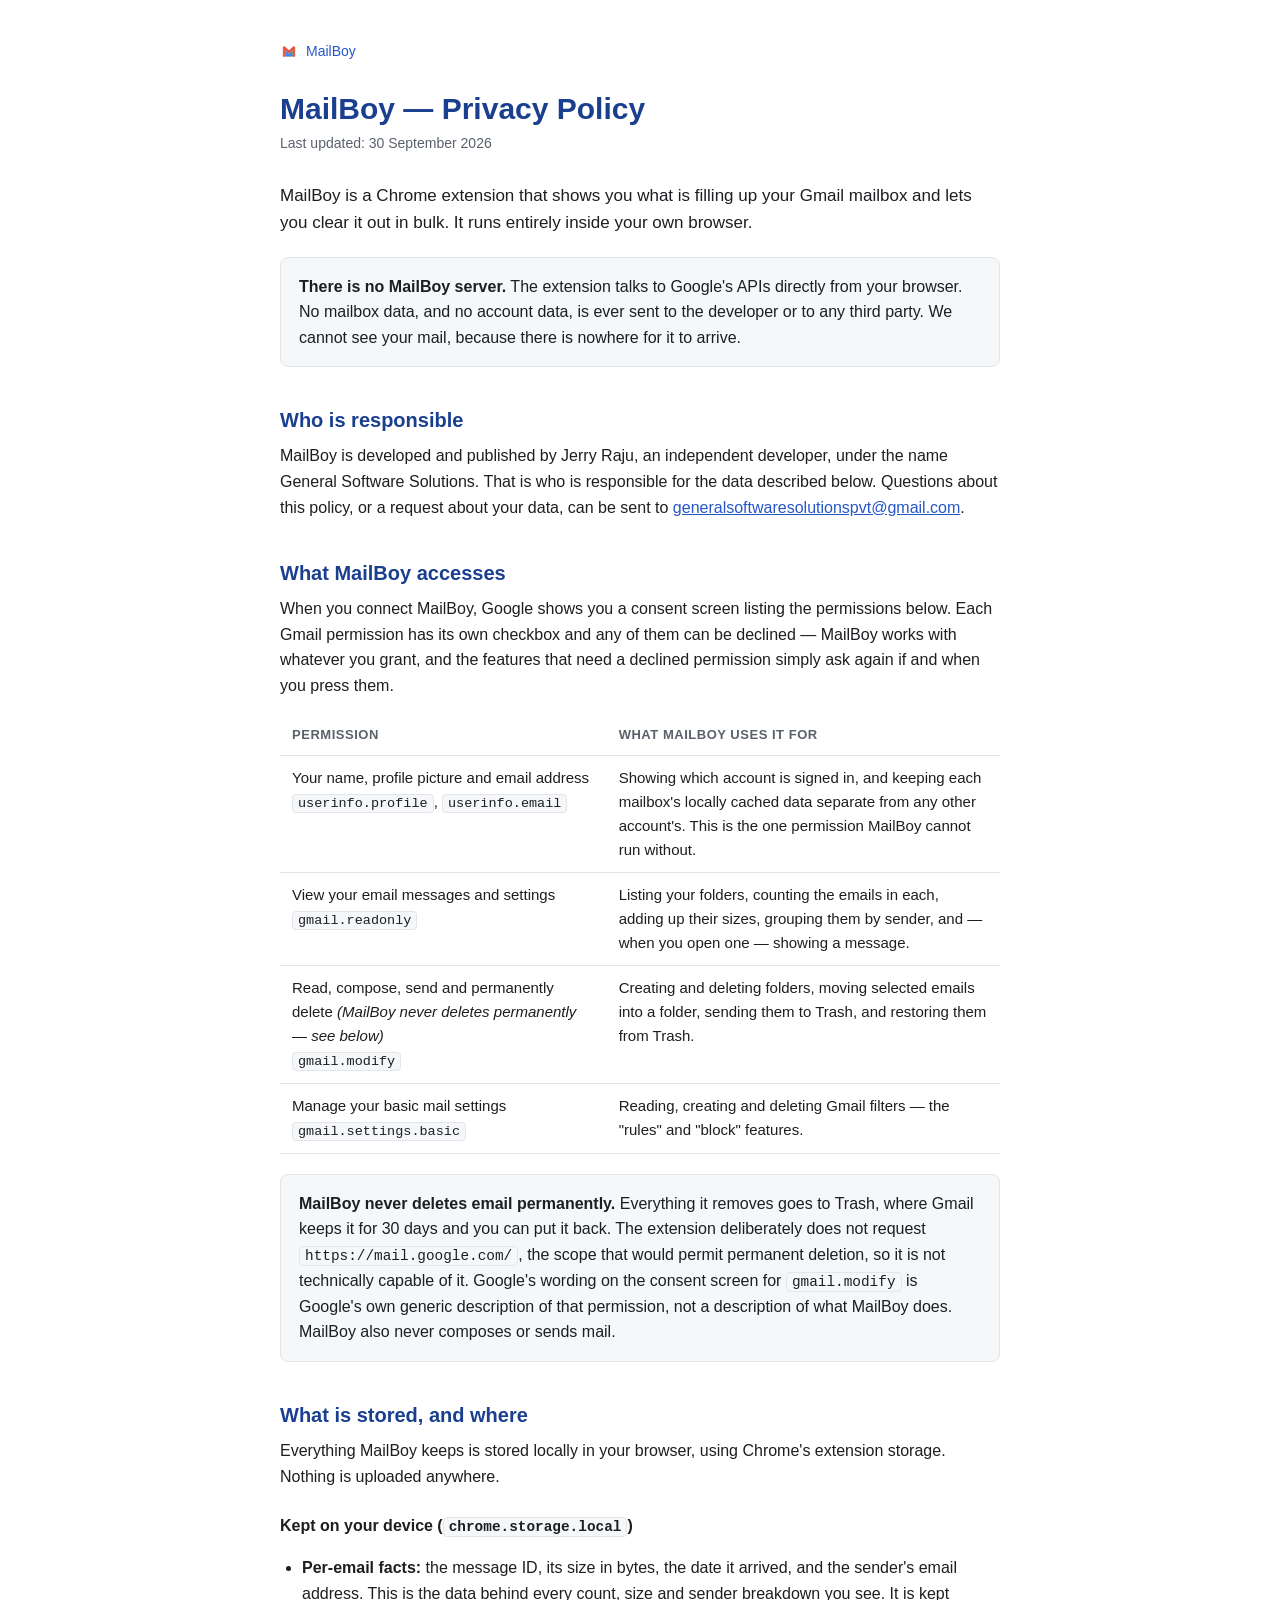
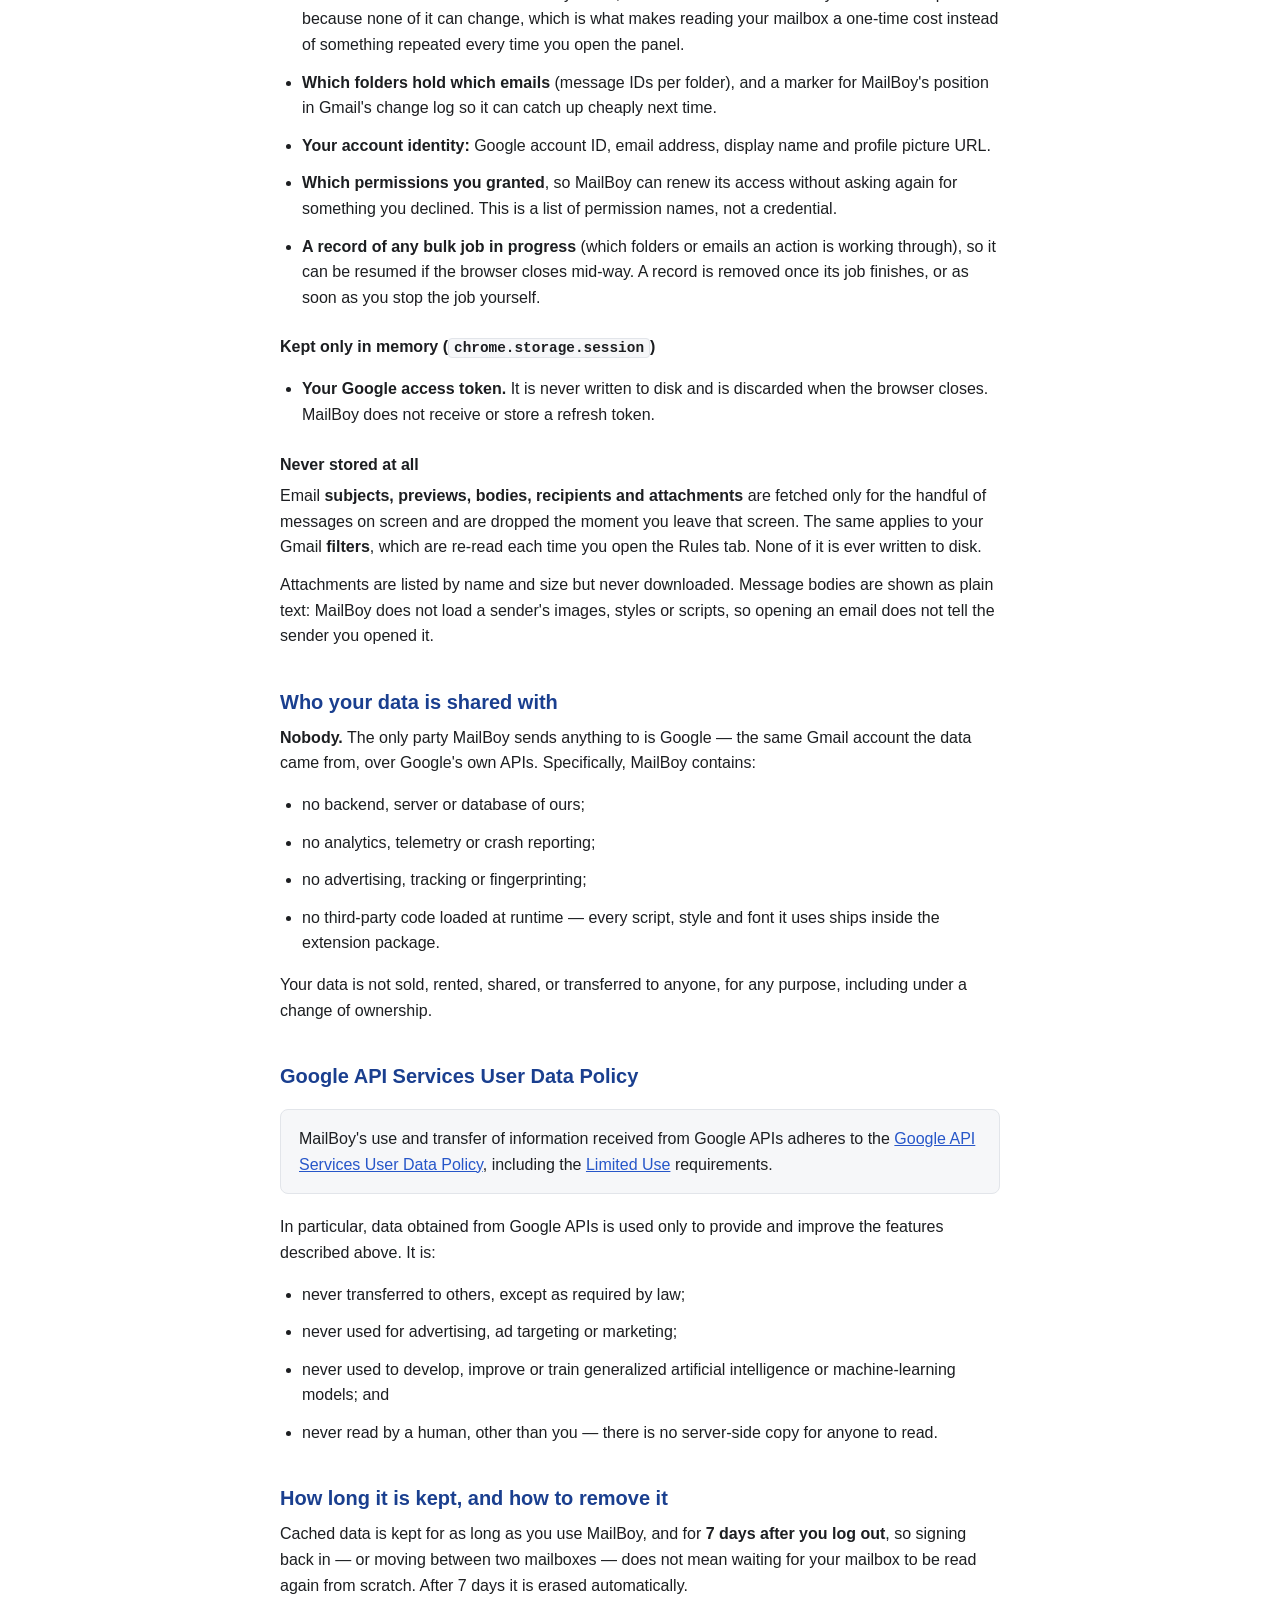
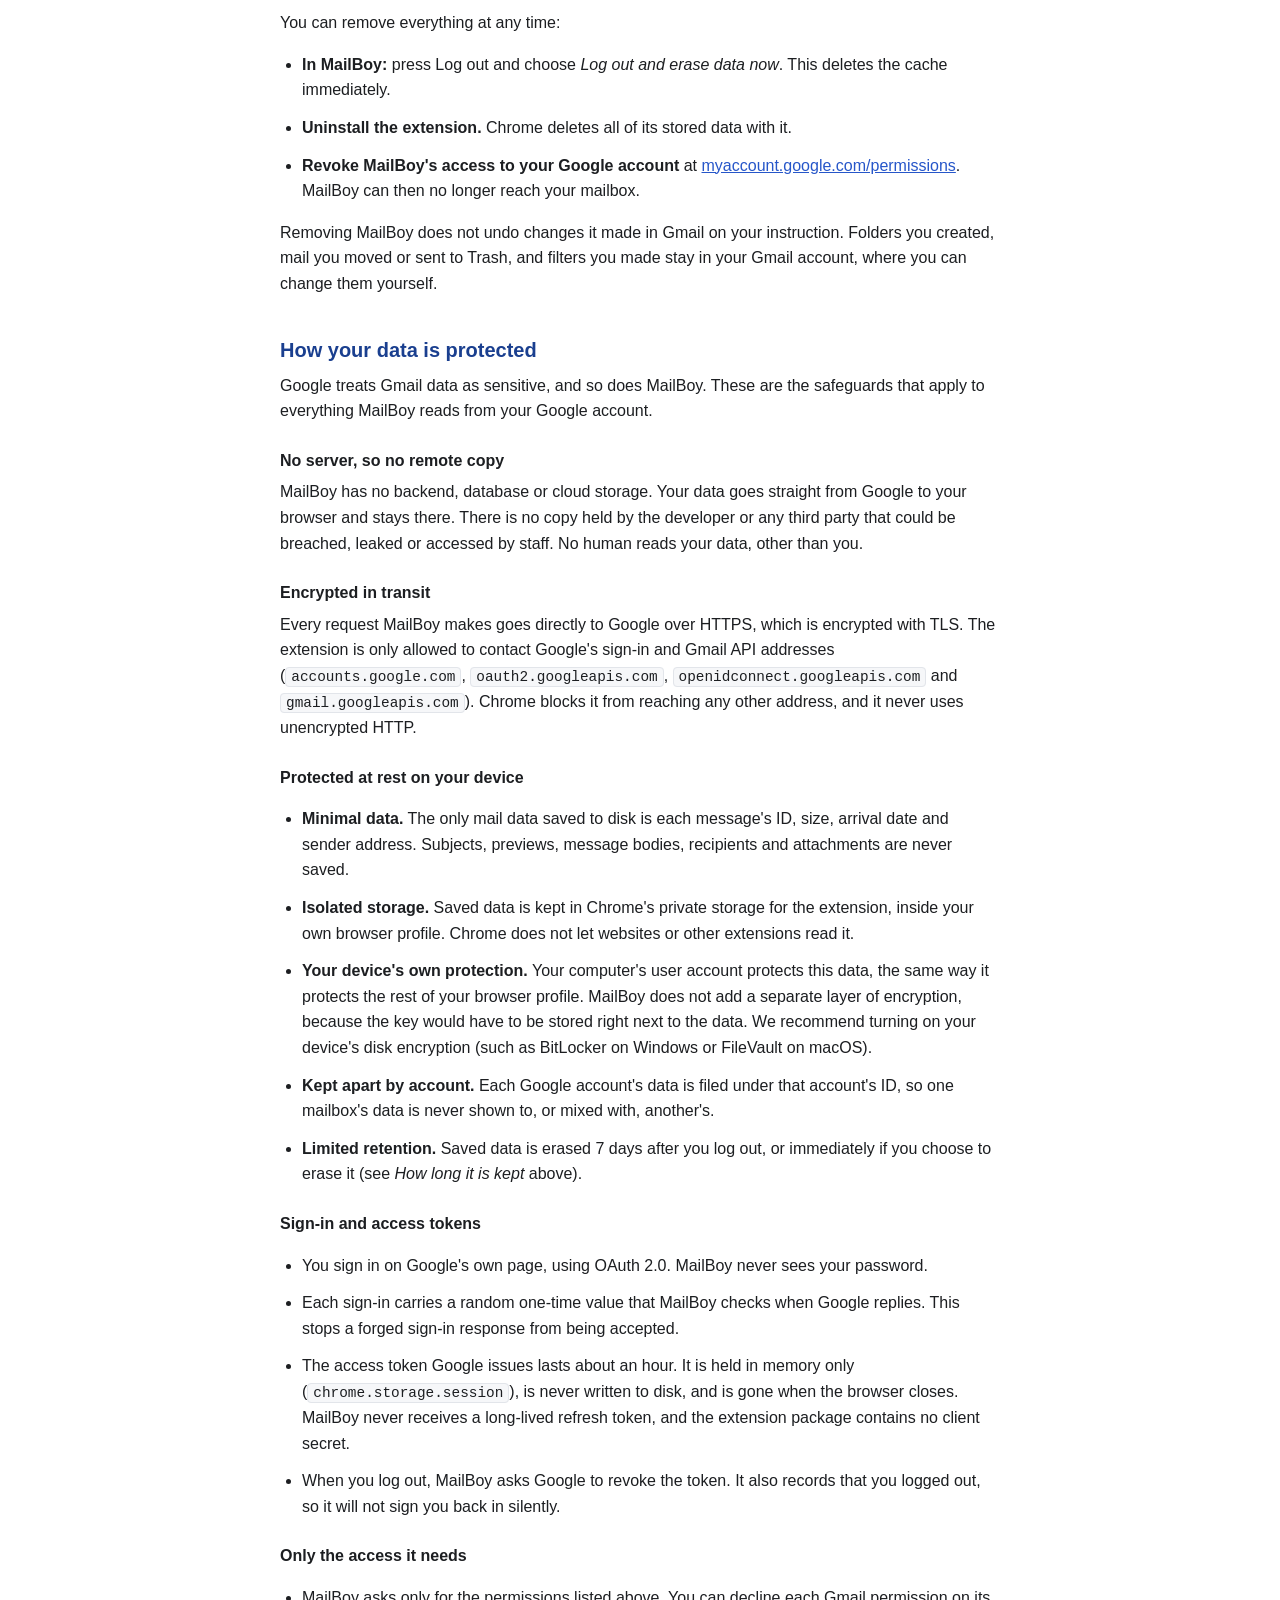
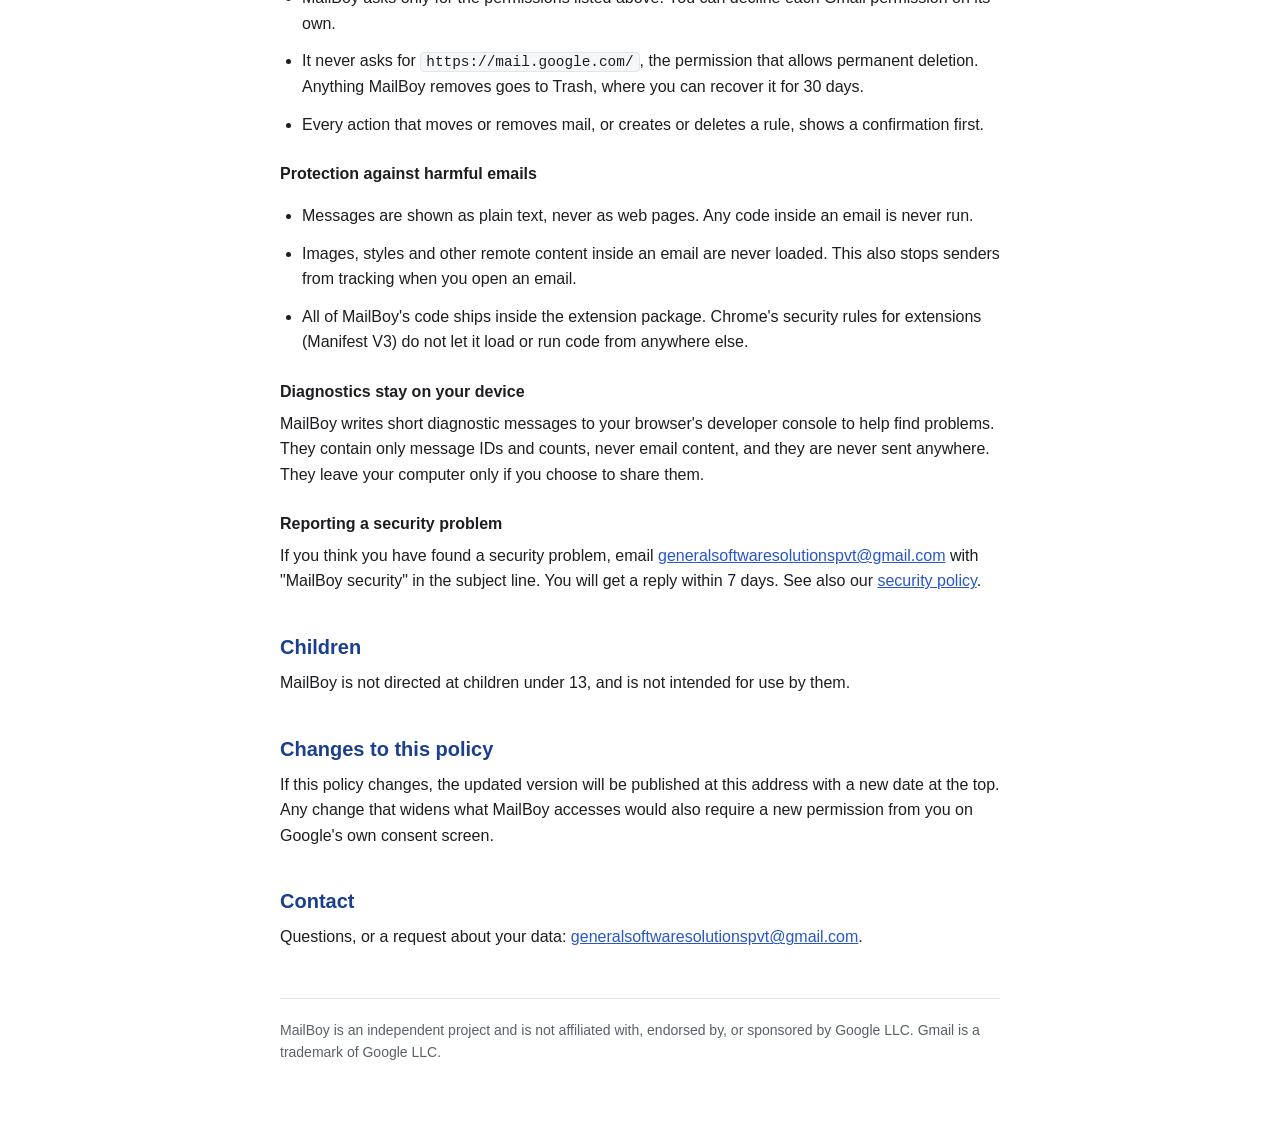
<file: docs/privacy.html>
<!doctype html>
<html lang="en">
  <head>
    <meta charset="utf-8" />
    <meta name="viewport" content="width=device-width, initial-scale=1" />
    <title>MailBoy — Privacy Policy has moved</title>
    <!--
      The policy used to live here. It now sits at the site root so its URL is
      /MailBoy/privacy.html rather than /MailBoy/docs/privacy.html — that is the
      address that goes on the Chrome Web Store listing and on Google's OAuth
      consent screen. This stub stays so any link already registered elsewhere
      still lands on the policy.
    -->
    <link rel="canonical" href="../privacy.html" />
    <meta http-equiv="refresh" content="0; url=../privacy.html" />
    <meta name="robots" content="noindex" />
    <style>
      body {
        margin: 0;
        padding: 60px 20px;
        color-scheme: light dark;
        font: 16px/1.6 -apple-system, BlinkMacSystemFont, "Segoe UI", Roboto,
          Helvetica, Arial, sans-serif;
      }
      p {
        max-width: 40em;
        margin: 0 auto;
      }
    </style>
  </head>
  <body>
    <p>
      MailBoy's privacy policy has moved to
      <a href="../privacy.html">privacy.html</a>. Redirecting…
    </p>
  </body>
</html>
</file>
